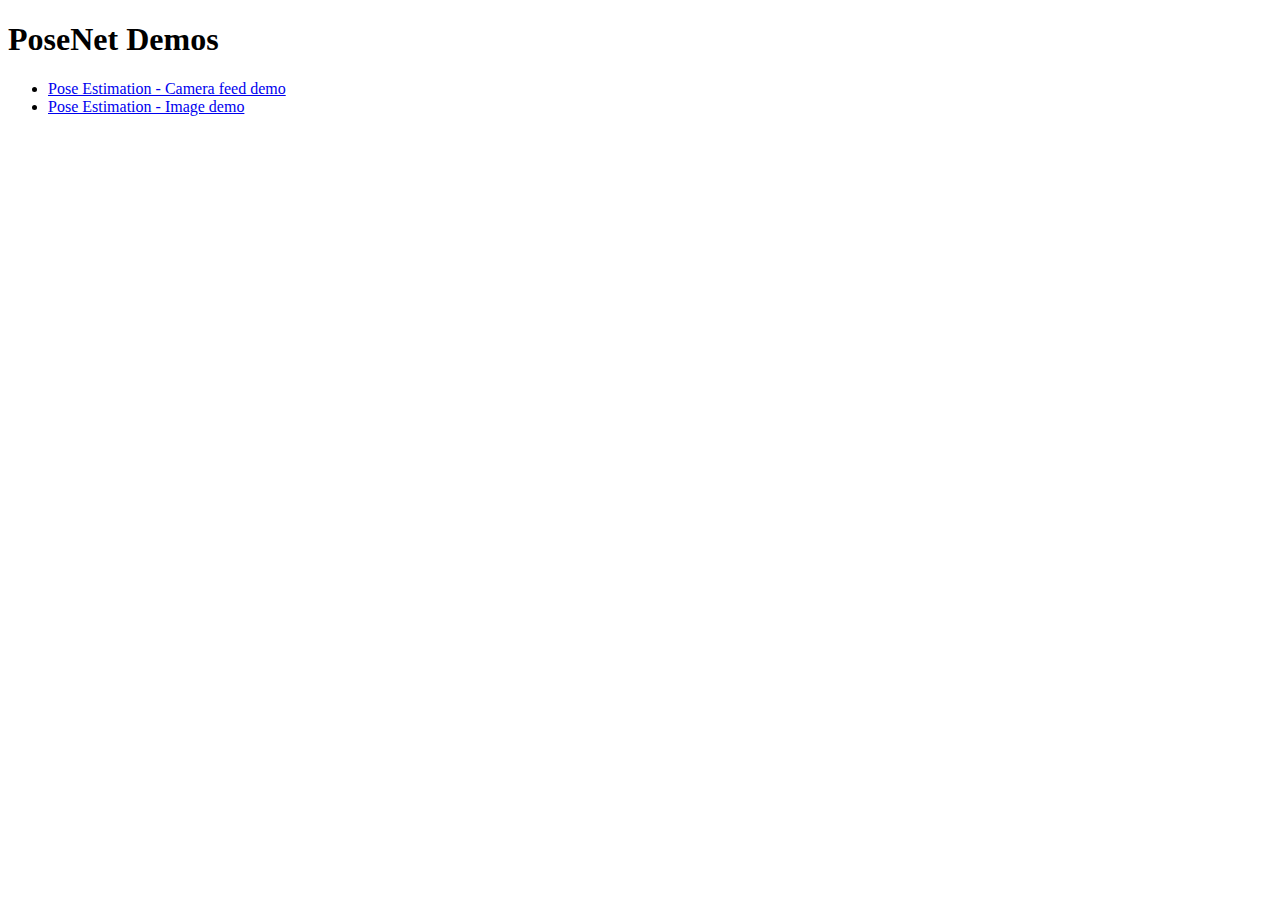
<file: demos/index.html>
<!DOCTYPE html><html><head><title>PoseNet Demos</title></head><body> <h1>PoseNet Demos</h1> <ul> <li><a href="camera.html">Pose Estimation - Camera feed demo</a></li> <li><a href="coco.html">Pose Estimation - Image demo</a></li> </ul> </body></html>
</file>
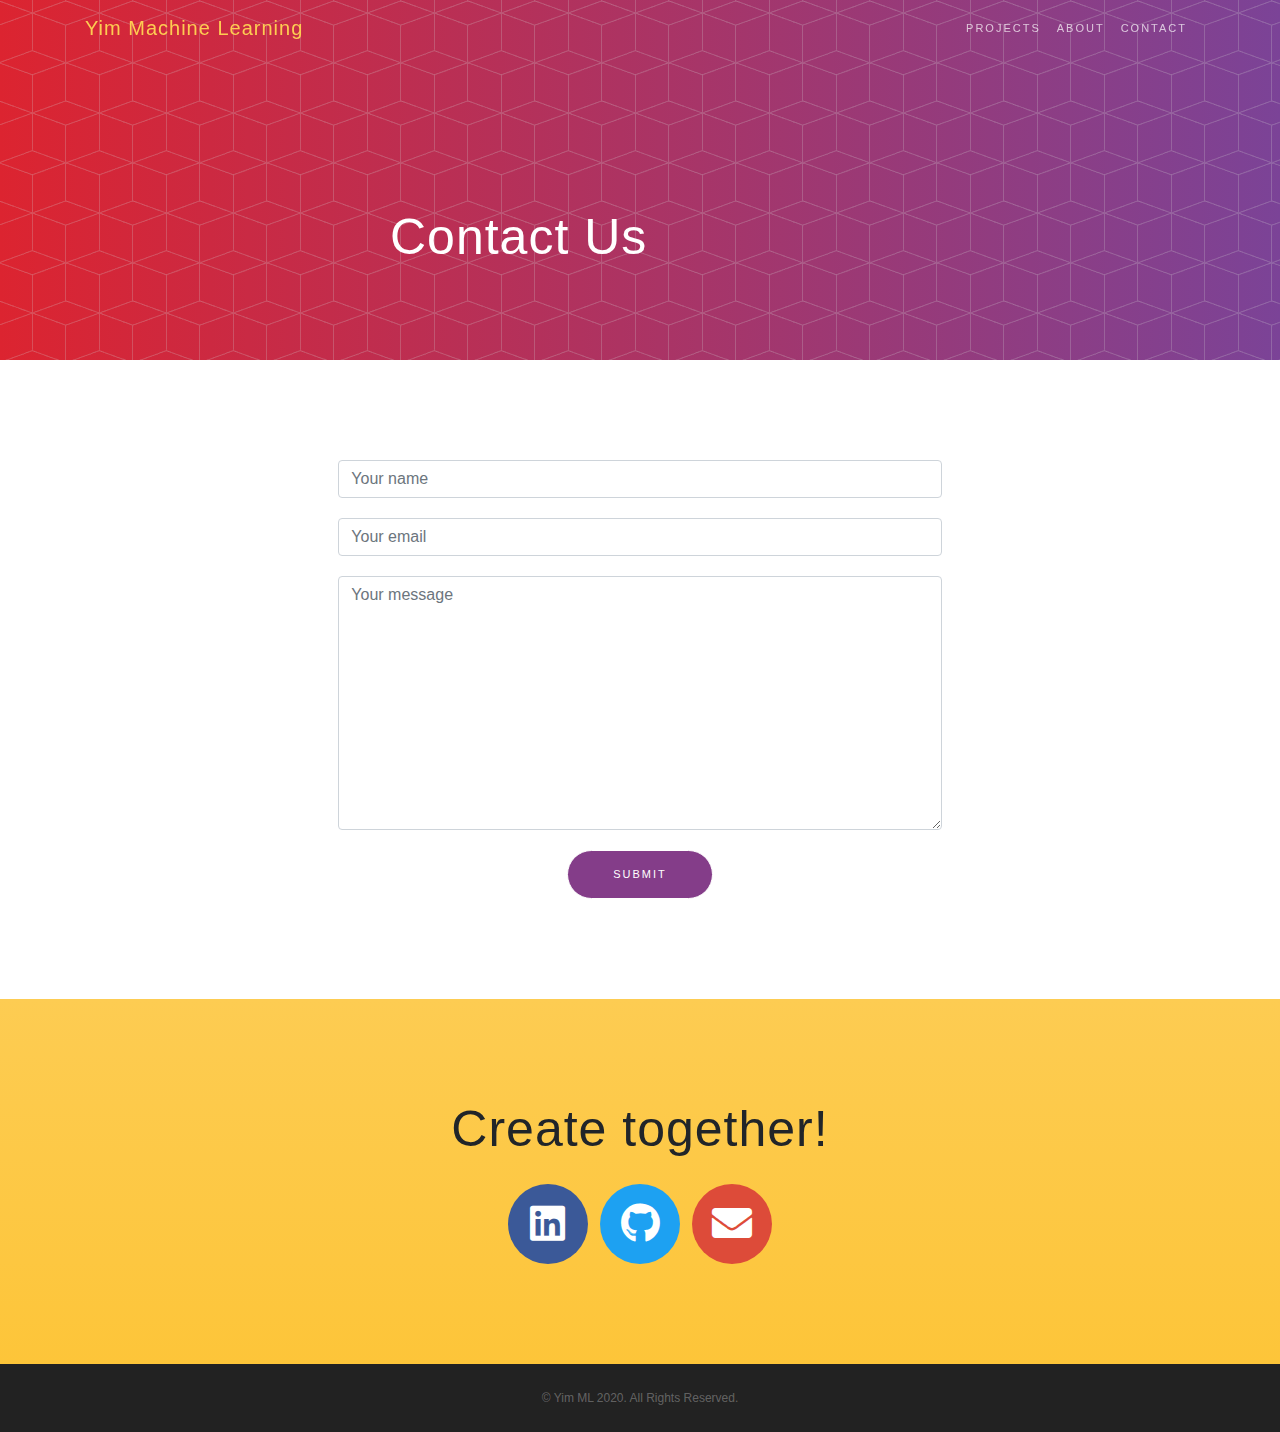
<file: contact.html>
<!DOCTYPE html>
<html lang="en">

<head>

  <meta charset="utf-8">
  <meta name="viewport" content="width=device-width, initial-scale=1, shrink-to-fit=no">
  <meta name="description" content="">
  <meta name="author" content="">

  <title>Yim Machine Learning</title>

  <!-- Bootstrap core CSS -->
  <link rel="stylesheet" type="text/css" href="/static/projects/bootstrap.min.css">

  <!-- Custom fonts for this template -->
  <link href="/static/projects/all_new.min.css" rel="stylesheet">
  <link rel="stylesheet" href="/static/projects/simple-line-icons_new.css">
  <link href="/static/projects/fonts/googleapis_Lato.txt" rel="stylesheet">
  <link href="/static/projects/fonts/googleapis_Catamaran.txt" rel="stylesheet">
  <link href="/static/projects/fonts/googleapis_Multi.txt" rel="stylesheet">

  <!-- Plugin CSS -->
  <link rel="stylesheet" href="/static/projects/device-mockups.min.css">

  <!-- Custom styles for this template -->
  <link href="/static/projects/new-age.min.css" rel="stylesheet">
  <style>

    header.masthead{position:relative;width:100%;padding-top:150px;padding-bottom:100px;color:#fff;background:url(/static/projects/images/bg-pattern.png),#7b4397;background:url(/static/projects/images/bg-pattern.png),linear-gradient(to left,#7b4397,#dc2430)}

  .center_img{
    display: block;
    margin-left: auto;
    margin-right: auto;
    width: 80%;
    margin-bottom:50px;
  }  
    </style>
</head>

<body id="page-top">

  <!-- Navigation -->
  
<nav class="navbar navbar-expand-lg navbar-light fixed-top" id="mainNav">
  <div class="container">
    <a class="navbar-brand js-scroll-trigger" href="/">Yim Machine Learning</a>
    <button class="navbar-toggler navbar-toggler-right" type="button" data-toggle="collapse" data-target="#navbarResponsive" aria-controls="navbarResponsive" aria-expanded="false" aria-label="Toggle navigation">
      Menu
      <i class="fas fa-bars"></i>
    </button>
    <div class="collapse navbar-collapse" id="navbarResponsive">
      <ul class="navbar-nav ml-auto">
        <li class="nav-item">
          <a class="nav-link js-scroll-trigger" href="/projects#projects">Projects</a>
        </li>
        <li class="nav-item">
          <a class="nav-link js-scroll-trigger" href="/projects#about">About</a>
        </li>
        <li class="nav-item">
          <a class="nav-link js-scroll-trigger" href="#contact">Contact</a>
        </li>
      </ul>
    </div>
  </div>
</nav>



<style>
header.masthead{
  min-height:10vh;max-height:40vh;padding-top:18vh;padding-bottom:0;
  }


.features a{
  color:#843d89;
}
</style>

<header class="masthead" >
    <div class="container h-100">
      <div class="row h-100">
        <div class="col-lg-12 my-auto">
          <div class="header-content mx-auto">

    	     <h1 class="mb-5">Contact Us</h1>











          </div>
        </div>





      </div>
    </div>
  </header>

  <section class="features" id="about">
    <div class="container">
      <!-- colors purple#7c4191#843d89 red #dd2039  -->
      <div class="row">
        <div class="offset-lg-1 col-lg-10 ">
          <div class="device ">

          <!-- START BLOCK HERE-->

<style>
    .styled-form label{display:none;}
    .styled-form input,.styled-form textarea{width:100%;}
    .btn{background-color:#843d89}
</style>
<div class='row'>
<div class='col-12 col-sm-8 offset-sm-2 text-center styled-form'>
    <script src='https://www.google.com/recaptcha/api.js'></script>
    <script>
        function onSubmit(token) {
          document.getElementById("demo-form").submit();
        }
      </script>
<form id="demo-form" method="post">
    <input type="hidden" name="csrfmiddlewaretoken" value="Y7H14SphNnFxLnS4JdyU8ZVwN89B1s8KxZxeZdPrKq0cjeMwj4p7tR8w3sXZG7LV">
    <p><label for="id_subject">Subject:</label> <input type="text" name="subject" placeholder="Your name" class="form-control" required id="id_subject"></p>
<p><label for="id_from_email">From email:</label> <input type="text" name="from_email" placeholder="Your email" class="form-control" required id="id_from_email"></p>
<p><label for="id_message">Message:</label> <textarea name="message" cols="40" rows="10" placeholder="Your message" class="form-control" required id="id_message">
</textarea></p>
    
    <div class="form-actions">

      <button class="g-recaptcha btn btn-outline btn-xl" 
        data-sitekey="6Lf0BdoZAAAAAJYofvPj-9ecUIc_bZzoKQZaZUlB" 
        data-callback='onSubmit' 
        data-action='submit'>Submit</button>
    </div>
</form>
</div>
</div>               
          <!-- ENDBLOCK -->
          </div>
        </div>
	      



      </div>
    </div>
  </section>






  <section class="contact bg-primary" id="contact">
    <div class="container">
      <h2>Create together!</h2>
      <ul class="list-inline list-social">
        <li class="list-inline-item social-facebook">
          <a href="https://www.linkedin.com/in/yimeric/">
            <i class="fab fa-linkedin"></i>
          </a>
        </li>
        <li class="list-inline-item social-twitter">
          <a href="https://github.com/eric-yim/">
            <i class="fab fa-github"></i>
          </a>
        </li>
        <li class="list-inline-item social-google-plus">
          <a href="/contact/">
            <i class="fa fa-envelope"></i>
          </a>
        </li>
      </ul>
    </div>
  </section>

  <footer>
    <div class="container">
      <p>&copy; Yim ML 2020. All Rights Reserved.</p>
      <ul class="list-inline">
        <!-- <li class="list-inline-item">-->
          <!--<a href="#">Privacy</a>-->
        <!--</li> -->

      </ul>
    </div>
  </footer>

  <!-- Bootstrap core JavaScript -->
  <script src="/static/projects/jquery.min.js"></script>
  <script src="/static/projects/bootstrap.bundle.min.js"></script>

  <!-- Plugin JavaScript -->
  <script src="/static/projects/jquery.easing.min.js"></script>

  <!-- Custom scripts for this template -->
  <script src="/static/projects/new-age.min.js"></script>

</body>

</html>
</file>
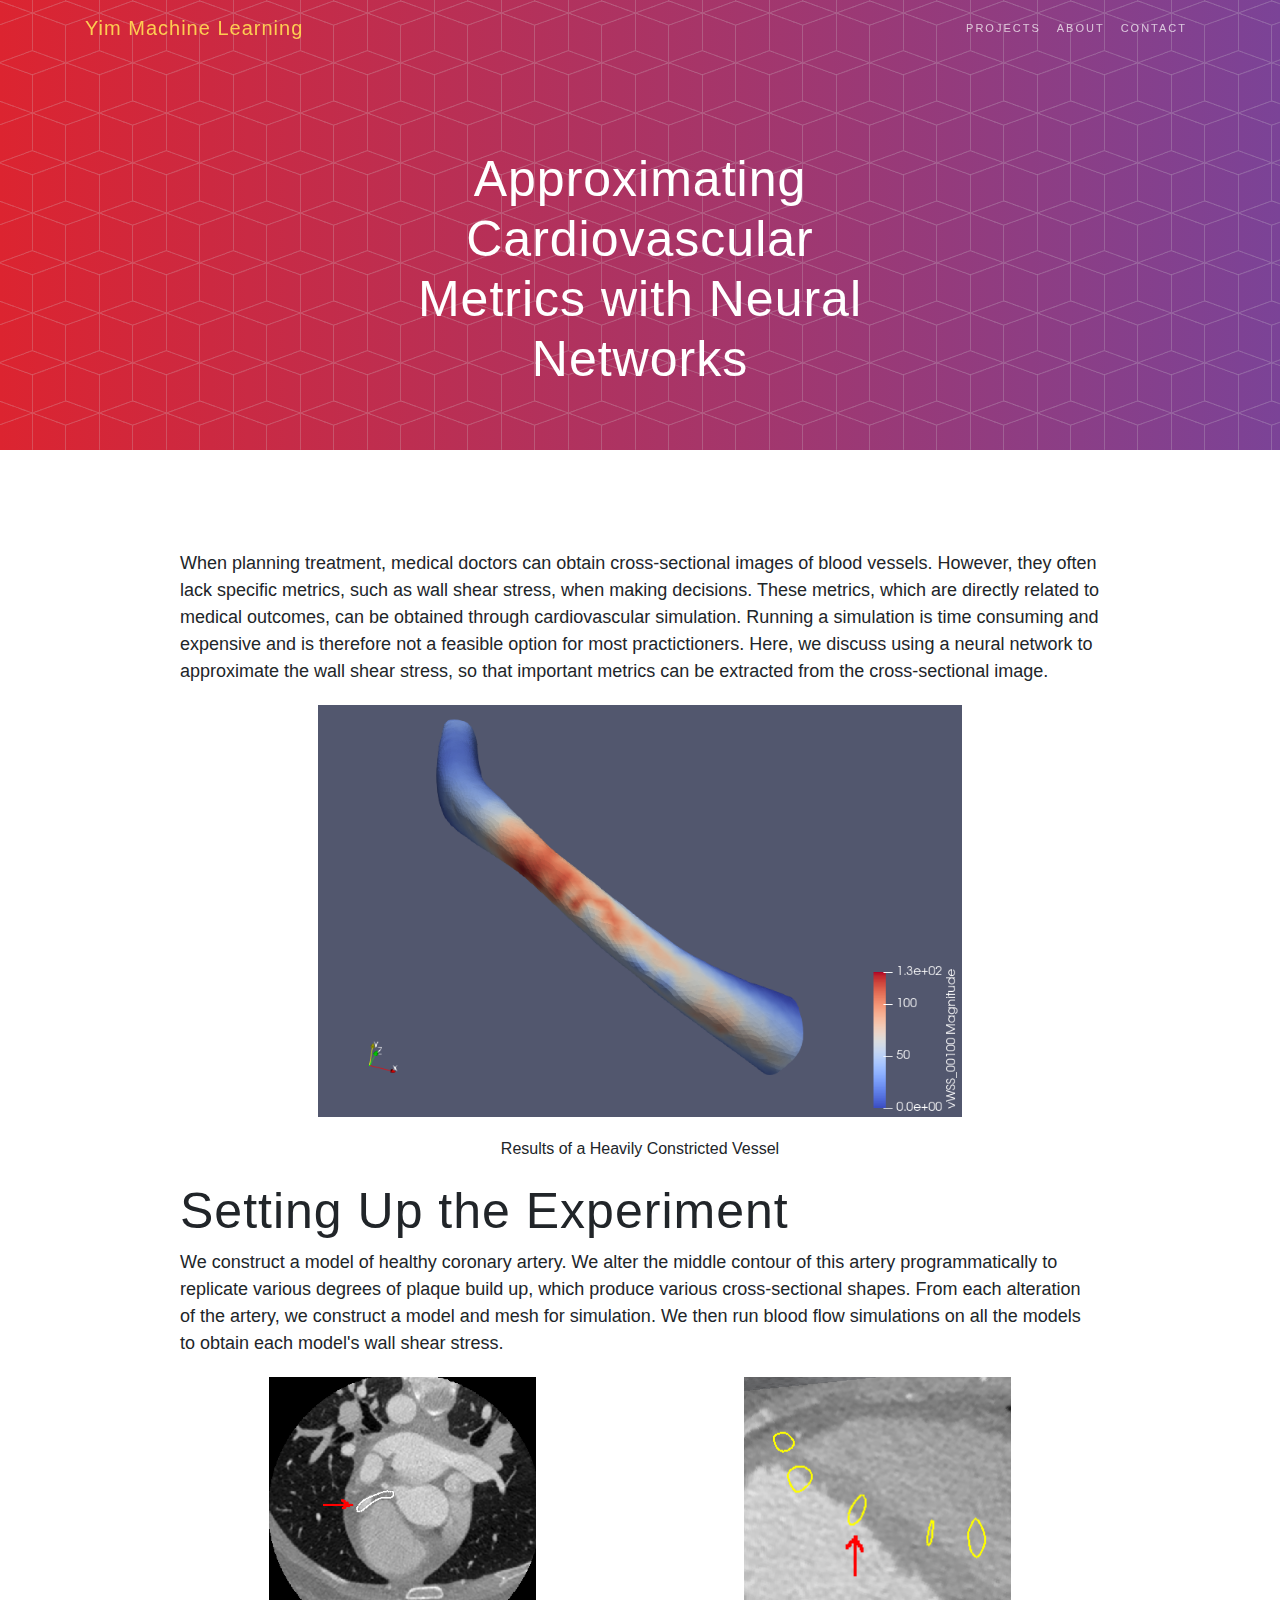
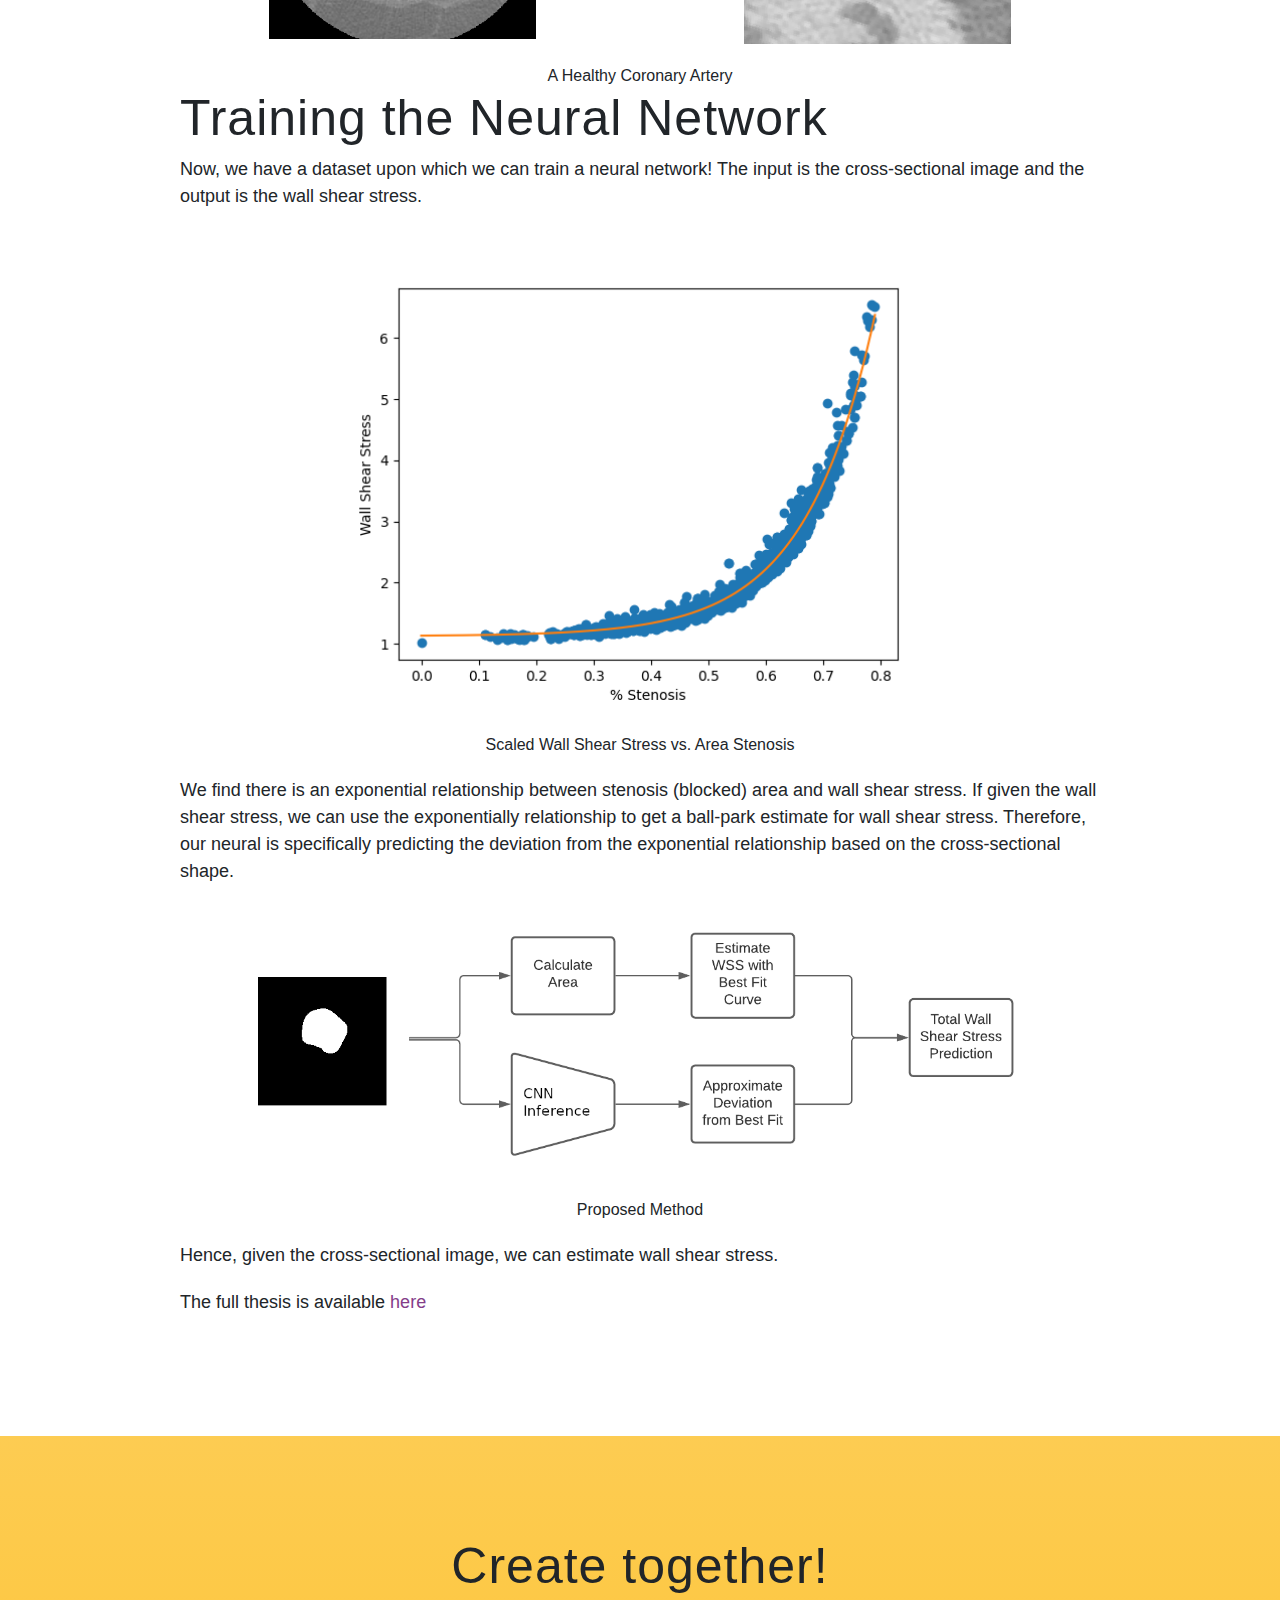
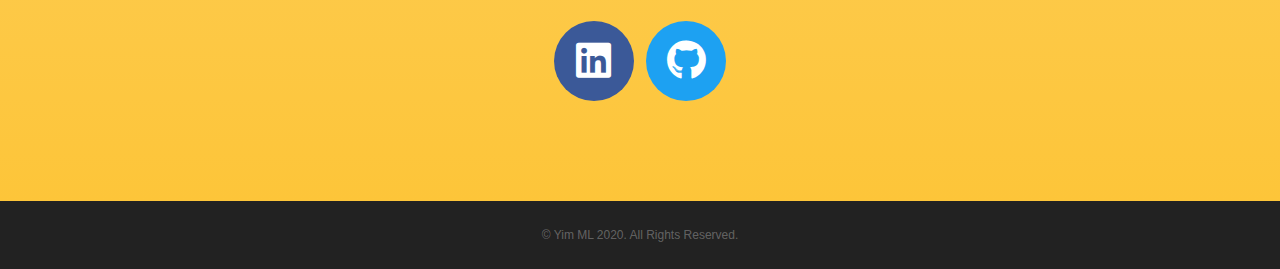
<file: projects/automating-cardiovascular-simulation.html>
<!DOCTYPE html>
<html lang="en">

<head>

  <meta charset="utf-8">
  <meta name="viewport" content="width=device-width, initial-scale=1, shrink-to-fit=no">
  <meta name="description" content="">
  <meta name="author" content="">

  <title>Yim Machine Learning</title>

  <!-- Bootstrap core CSS -->
  <link rel="stylesheet" type="text/css" href="/static/projects/bootstrap.min.css">

  <!-- Custom fonts for this template -->
  <link href="/static/projects/all_new.min.css" rel="stylesheet">
  <link rel="stylesheet" href="/static/projects/simple-line-icons_new.css">
  <link href="/static/projects/fonts/googleapis_Lato.txt" rel="stylesheet">
  <link href="/static/projects/fonts/googleapis_Catamaran.txt" rel="stylesheet">
  <link href="/static/projects/fonts/googleapis_Multi.txt" rel="stylesheet">

  <!-- Plugin CSS -->
  <link rel="stylesheet" href="/static/projects/device-mockups.min.css">

  <!-- Custom styles for this template -->
  <link href="/static/projects/new-age.min.css" rel="stylesheet">
  <style>

    header.masthead{position:relative;width:100%;padding-top:150px;padding-bottom:100px;color:#fff;background:url(/static/projects/images/bg-pattern.png),#7b4397;background:url(/static/projects/images/bg-pattern.png),linear-gradient(to left,#7b4397,#dc2430)}

  .center_img{
    display: block;
    margin-left: auto;
    margin-right: auto;
    width: 80%;
    margin-bottom:50px;
  }  
    </style>
</head>

<body id="page-top">

  <!-- Navigation -->
  
<nav class="navbar navbar-expand-lg navbar-light fixed-top" id="mainNav">
  <div class="container">
    <a class="navbar-brand js-scroll-trigger" href="/">Yim Machine Learning</a>
    <button class="navbar-toggler navbar-toggler-right" type="button" data-toggle="collapse" data-target="#navbarResponsive" aria-controls="navbarResponsive" aria-expanded="false" aria-label="Toggle navigation">
      Menu
      <i class="fas fa-bars"></i>
    </button>
    <div class="collapse navbar-collapse" id="navbarResponsive">
      <ul class="navbar-nav ml-auto">
        <li class="nav-item">
          <a class="nav-link js-scroll-trigger" href="/#projects">Projects</a>
        </li>
        <li class="nav-item">
          <a class="nav-link js-scroll-trigger" href="/#about">About</a>
        </li>
        <li class="nav-item">
          <a class="nav-link js-scroll-trigger" href="/#contact">Contact</a>
        </li>
      </ul>
    </div>
  </div>
</nav>



<style>
header.masthead{
  min-height:10vh;max-height:50vh;padding-top:15vh;padding-bottom:0;
  }


.features a{
  color:#843d89;
}
</style>

<header class="masthead" >
    <div class="container h-100">
      <div class="row h-100">
        <div class="col-lg-12 my-auto">
          <div class="header-content mx-auto">
          
            <h1 class="mb-5 text-center">Approximating Cardiovascular Metrics with Neural Networks</h1>
          
          </div>
        </div>

      </div>
    </div>
  </header>

  <section class="features" id="about">
    <div class="container">
      <!-- colors purple#7c4191#843d89 red #dd2039  -->
      <div class="row">
        <div class="offset-lg-1 col-lg-10 ">
          <div class="device ">

          <!-- START BLOCK HERE-->
          
            <style>
.center_img{
    display: block;
    margin-left: auto;
    margin-right: auto;
    width: 30%;
    margin-bottom:20px;
  }  
</style>
          <p>When planning treatment, medical doctors can obtain cross-sectional images of blood vessels. However, they often lack specific metrics, such as wall shear stress, when making decisions. These metrics, which are directly related to medical outcomes, can be obtained through cardiovascular simulation. Running a simulation is time consuming and expensive and is therefore not a feasible option for most practictioners. Here, we discuss using a neural network to approximate the wall shear stress, so that important metrics can be extracted from the cross-sectional image.
          </p>
<div style="text-align:center;margin-bottom:20px">
<img class='center_img' style='width:70%' src="/static/projects/images/sample_wss.png">
<figcaption style="text-align:center;">Results of a Heavily Constricted Vessel</figcaption>
</div>
<h2>Setting Up the Experiment</h2>
<p>
We construct a model of healthy coronary artery. We alter the middle contour of this artery programmatically to replicate various degrees of plaque build up, which produce various cross-sectional shapes. From each alteration of the artery, we construct a model and mesh for simulation. We then run blood flow simulations on all the models to obtain each model's wall shear stress.</p>

<div class='row'>
  <div class='col-6'>
  <img src="/static/projects/images/sv-image1.png" class="center_img" style="width:60%;">

  </div>
  <div class='col-6'>
  <img src="/static/projects/images/sv-image2.png" class="center_img" style="width:60%;">
  </div>
  <div class='col-12'>
  <figcaption style="text-align:center;">A Healthy Coronary Artery</figcaption></div>
</div>


<h2>Training the Neural Network</h2>
<p>Now, we have a dataset upon which we can train a neural network! The input is the cross-sectional image and the output is the wall shear stress.</p>


<div style="text-align:center;margin-bottom:20px">
<img  class="center_img" style="width:70%" src="/static/projects/images/wss_best_fit.png">
<figcaption style="text-align:center;">Scaled Wall Shear Stress vs. Area Stenosis</figcaption>
</div>

<p>We find there is an exponential relationship between stenosis (blocked) area and wall shear stress. If given the wall shear stress, we can use the exponentially relationship to get a ball-park estimate for wall shear stress. Therefore, our neural is specifically predicting the deviation from the exponential relationship based on the cross-sectional shape.</p>

<div style="text-align:center;margin-bottom:20px">
<img class="center_img" style="width:90%" src="/static/projects/images/sv-flowchart.png">
<figcaption style="text-align:center;">Proposed Method</figcaption>
</div>
          
<p>Hence, given the cross-sectional image, we can estimate wall shear stress.</p>


<p>The full thesis is available <a href="https://zenodo.org/record/4748258#.YK_mx3VKiis">here</a>
          

                  
          <!-- ENDBLOCK -->
          </div>
        </div>
	      



      </div>
    </div>
  </section>






  <section class="contact bg-primary" id="contact">
    <div class="container">
      <h2>Create together!</h2>
      <ul class="list-inline list-social">
        <li class="list-inline-item social-facebook">
          <a href="https://www.linkedin.com/in/yimeric/">
            <i class="fab fa-linkedin"></i>
          </a>
        </li>
        <li class="list-inline-item social-twitter">
          <a href="https://github.com/eric-yim/">
            <i class="fab fa-github"></i>
          </a>
        </li>
        <!--
        <li class="list-inline-item social-google-plus">
          <a href="/contact/">
            <i class="fa fa-envelope"></i>
          </a>
        </li>
        -->
      </ul>
    </div>
  </section>

  <footer>
    <div class="container">
      <p>&copy; Yim ML 2020. All Rights Reserved.</p>
      <ul class="list-inline">
        <!-- <li class="list-inline-item">-->
          <!--<a href="#">Privacy</a>-->
        <!--</li> -->

      </ul>
    </div>
  </footer>

  <!-- Bootstrap core JavaScript -->
  <script src="/static/projects/jquery.min.js"></script>
  <script src="/static/projects/bootstrap.bundle.min.js"></script>

  <!-- Plugin JavaScript -->
  <script src="/static/projects/jquery.easing.min.js"></script>

  <!-- Custom scripts for this template -->
  <script src="/static/projects/new-age.min.js"></script>

</body>

</html>
</file>
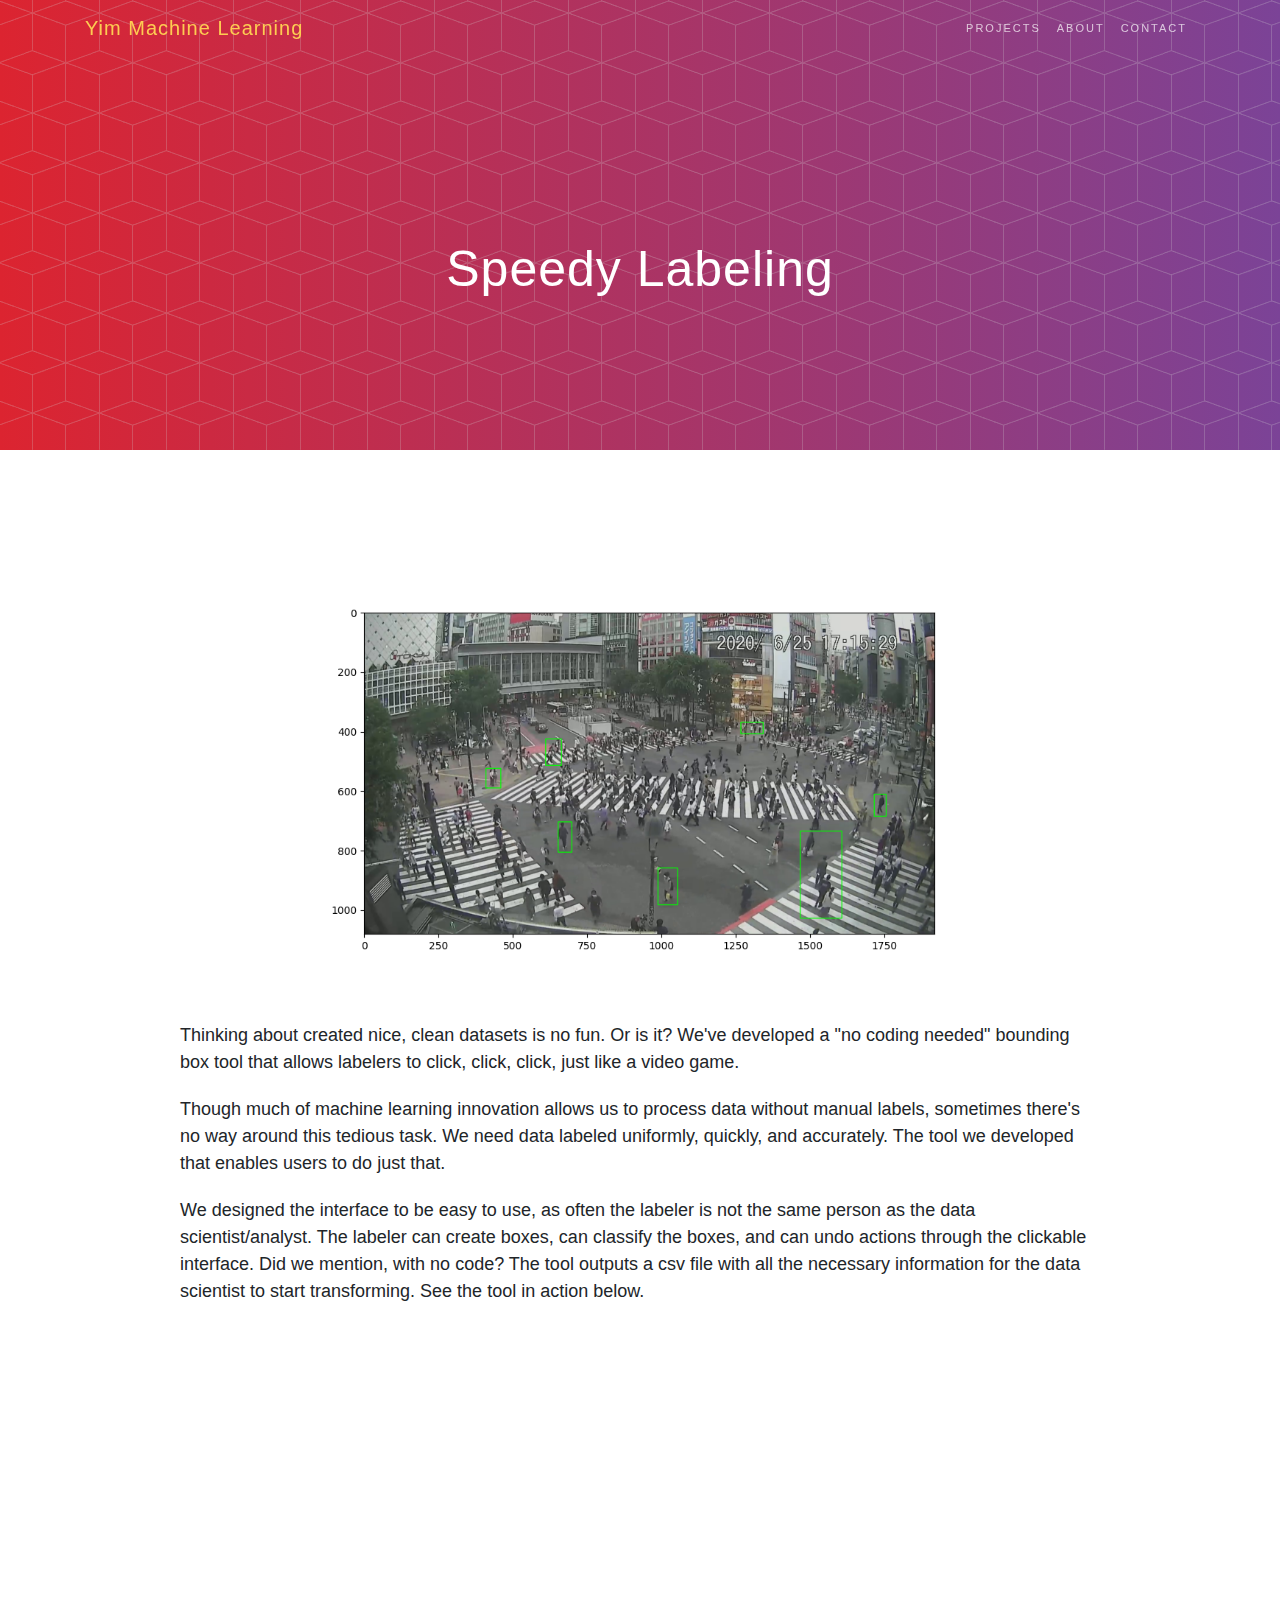
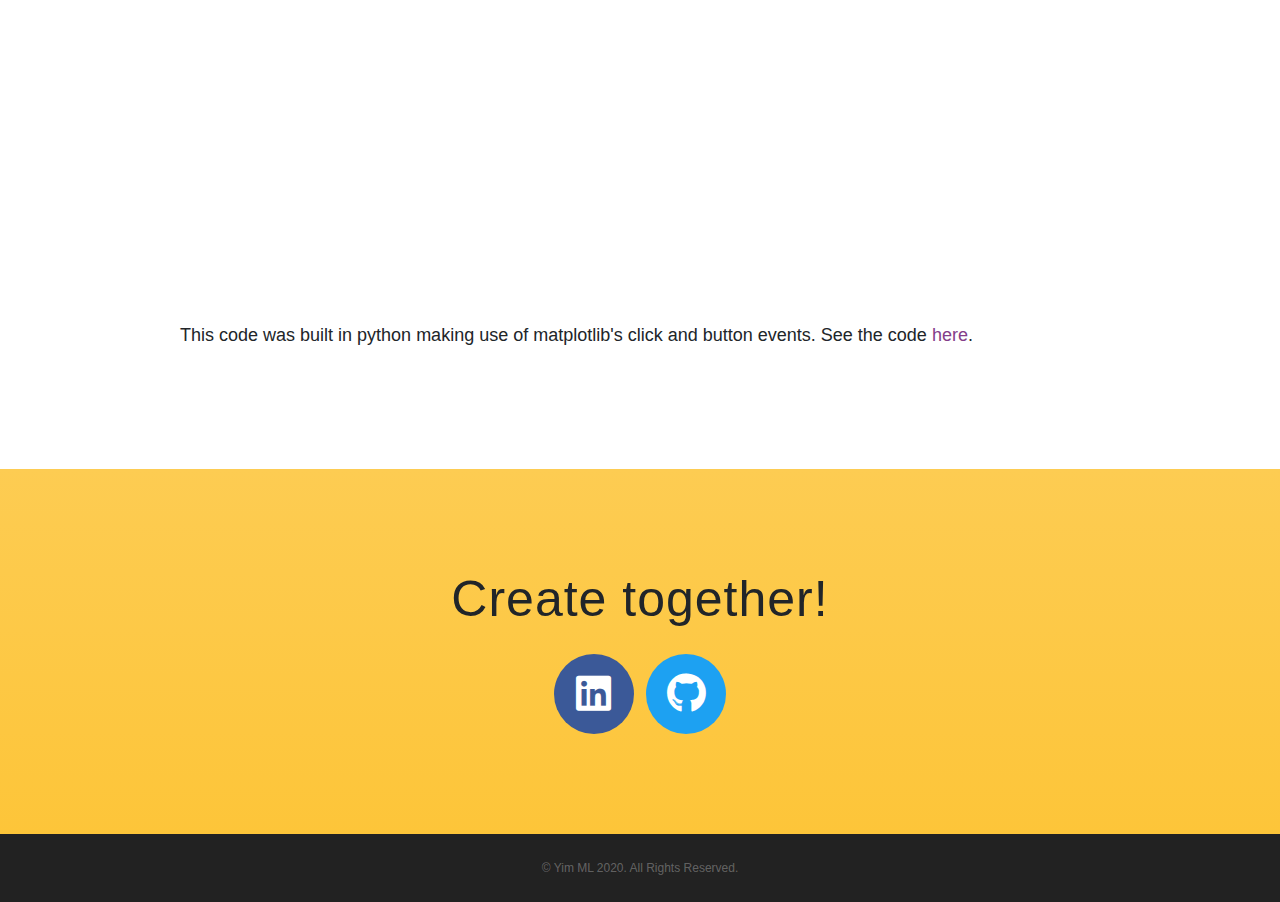
<file: projects/expedited-dataset-labeling.html>
<!DOCTYPE html>
<html lang="en">

<head>

  <meta charset="utf-8">
  <meta name="viewport" content="width=device-width, initial-scale=1, shrink-to-fit=no">
  <meta name="description" content="">
  <meta name="author" content="">

  <title>Yim Machine Learning</title>

  <!-- Bootstrap core CSS -->
  <link rel="stylesheet" type="text/css" href="/static/projects/bootstrap.min.css">

  <!-- Custom fonts for this template -->
  <link href="/static/projects/all_new.min.css" rel="stylesheet">
  <link rel="stylesheet" href="/static/projects/simple-line-icons_new.css">
  <link href="/static/projects/fonts/googleapis_Lato.txt" rel="stylesheet">
  <link href="/static/projects/fonts/googleapis_Catamaran.txt" rel="stylesheet">
  <link href="/static/projects/fonts/googleapis_Multi.txt" rel="stylesheet">

  <!-- Plugin CSS -->
  <link rel="stylesheet" href="/static/projects/device-mockups.min.css">

  <!-- Custom styles for this template -->
  <link href="/static/projects/new-age.min.css" rel="stylesheet">
  <style>

    header.masthead{position:relative;width:100%;padding-top:150px;padding-bottom:100px;color:#fff;background:url(/static/projects/images/bg-pattern.png),#7b4397;background:url(/static/projects/images/bg-pattern.png),linear-gradient(to left,#7b4397,#dc2430)}

  .center_img{
    display: block;
    margin-left: auto;
    margin-right: auto;
    width: 80%;
    margin-bottom:50px;
  }  
    </style>
</head>

<body id="page-top">

  <!-- Navigation -->
  
<nav class="navbar navbar-expand-lg navbar-light fixed-top" id="mainNav">
  <div class="container">
    <a class="navbar-brand js-scroll-trigger" href="/">Yim Machine Learning</a>
    <button class="navbar-toggler navbar-toggler-right" type="button" data-toggle="collapse" data-target="#navbarResponsive" aria-controls="navbarResponsive" aria-expanded="false" aria-label="Toggle navigation">
      Menu
      <i class="fas fa-bars"></i>
    </button>
    <div class="collapse navbar-collapse" id="navbarResponsive">
      <ul class="navbar-nav ml-auto">
        <li class="nav-item">
          <a class="nav-link js-scroll-trigger" href="/#projects">Projects</a>
        </li>
        <li class="nav-item">
          <a class="nav-link js-scroll-trigger" href="/#about">About</a>
        </li>
        <li class="nav-item">
          <a class="nav-link js-scroll-trigger" href="/#contact">Contact</a>
        </li>
      </ul>
    </div>
  </div>
</nav>



<style>
header.masthead{
  min-height:10vh;max-height:50vh;padding-top:15vh;padding-bottom:0;
  }


.features a{
  color:#843d89;
}
</style>

<header class="masthead" >
    <div class="container h-100">
      <div class="row h-100">
        <div class="col-lg-12 my-auto">
          <div class="header-content mx-auto">
          
            <h1 class="mb-5 text-center">Speedy Labeling</h1>
          
          </div>
        </div>

      </div>
    </div>
  </header>

  <section class="features" id="about">
    <div class="container">
      <!-- colors purple#7c4191#843d89 red #dd2039  -->
      <div class="row">
        <div class="offset-lg-1 col-lg-10 ">
          <div class="device ">

          <!-- START BLOCK HERE-->
          
            <style>
           .video-container { position: relative; padding-bottom: 56.25%; padding-top: 30px; height: 0; overflow: hidden; margin-bottom:50px; }
           .video-container iframe, .video-container object, .video-container embed { position: absolute; top: 0; left: 0; width: 100%; height: 100%;}
         </style>
          <img src="/static/projects/images/bb01.png" class="img-fluid center_img" alt="" style='margin-bottom:30px'>
          <p>Thinking about created nice, clean datasets is no fun. Or is it? We've developed a "no coding needed" bounding box tool that allows labelers to click, click, click, just like a video game.</p>
          <p>Though much of machine learning innovation allows us to process data without manual labels, sometimes there's no way around this tedious task. We need data labeled uniformly, quickly, and accurately. The tool we developed that enables users to do just that.</p>
          
          <p>
          We designed the interface to be easy to use, as often the labeler is not the same person as the data scientist/analyst. The labeler can create boxes, can classify the boxes, and can undo actions through the clickable interface. Did we mention, with no code? The tool outputs a csv file with all the necessary information for the data scientist to start transforming. See the tool in action below.
          </p>
          <div class="video-container">
          <iframe src="https://www.youtube.com/embed/wLpGb3oGnmc?rel=0" frameborder="0" allow="accelerometer; autoplay; encrypted-media; gyroscope; picture-in-picture" allowfullscreen></iframe>
        </div>
       
        
          <p>This code was built in python making use of matplotlib's click and button events. See the code <a href="https://github.com/eric-yim/bounding_box_labeling">here</a>.</p>
          

                  
          <!-- ENDBLOCK -->
          </div>
        </div>
	      



      </div>
    </div>
  </section>






  <section class="contact bg-primary" id="contact">
    <div class="container">
      <h2>Create together!</h2>
      <ul class="list-inline list-social">
        <li class="list-inline-item social-facebook">
          <a href="https://www.linkedin.com/in/yimeric/">
            <i class="fab fa-linkedin"></i>
          </a>
        </li>
        <li class="list-inline-item social-twitter">
          <a href="https://github.com/eric-yim/">
            <i class="fab fa-github"></i>
          </a>
        </li>
        <!--
        <li class="list-inline-item social-google-plus">
          <a href="/contact/">
            <i class="fa fa-envelope"></i>
          </a>
        </li>
        -->
      </ul>
    </div>
  </section>

  <footer>
    <div class="container">
      <p>&copy; Yim ML 2020. All Rights Reserved.</p>
      <ul class="list-inline">
        <!-- <li class="list-inline-item">-->
          <!--<a href="#">Privacy</a>-->
        <!--</li> -->

      </ul>
    </div>
  </footer>

  <!-- Bootstrap core JavaScript -->
  <script src="/static/projects/jquery.min.js"></script>
  <script src="/static/projects/bootstrap.bundle.min.js"></script>

  <!-- Plugin JavaScript -->
  <script src="/static/projects/jquery.easing.min.js"></script>

  <!-- Custom scripts for this template -->
  <script src="/static/projects/new-age.min.js"></script>

</body>

</html>
</file>
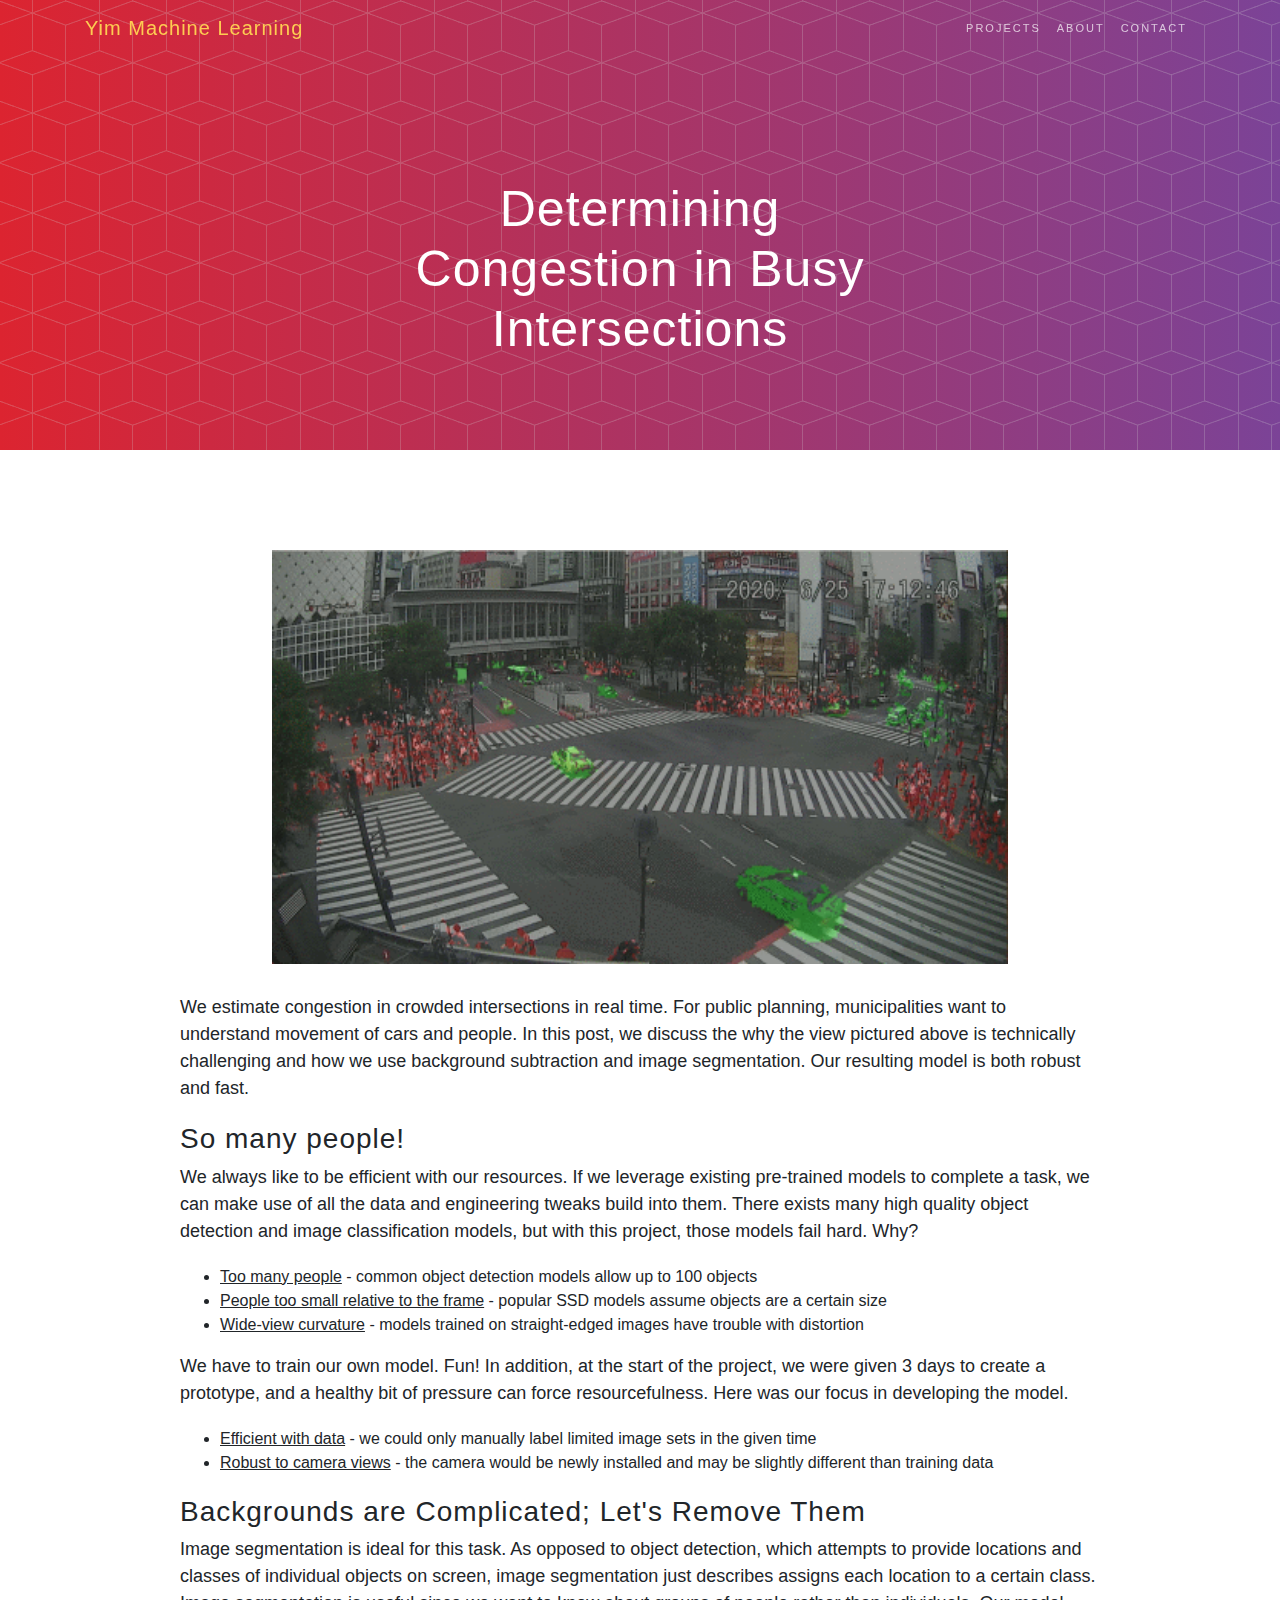
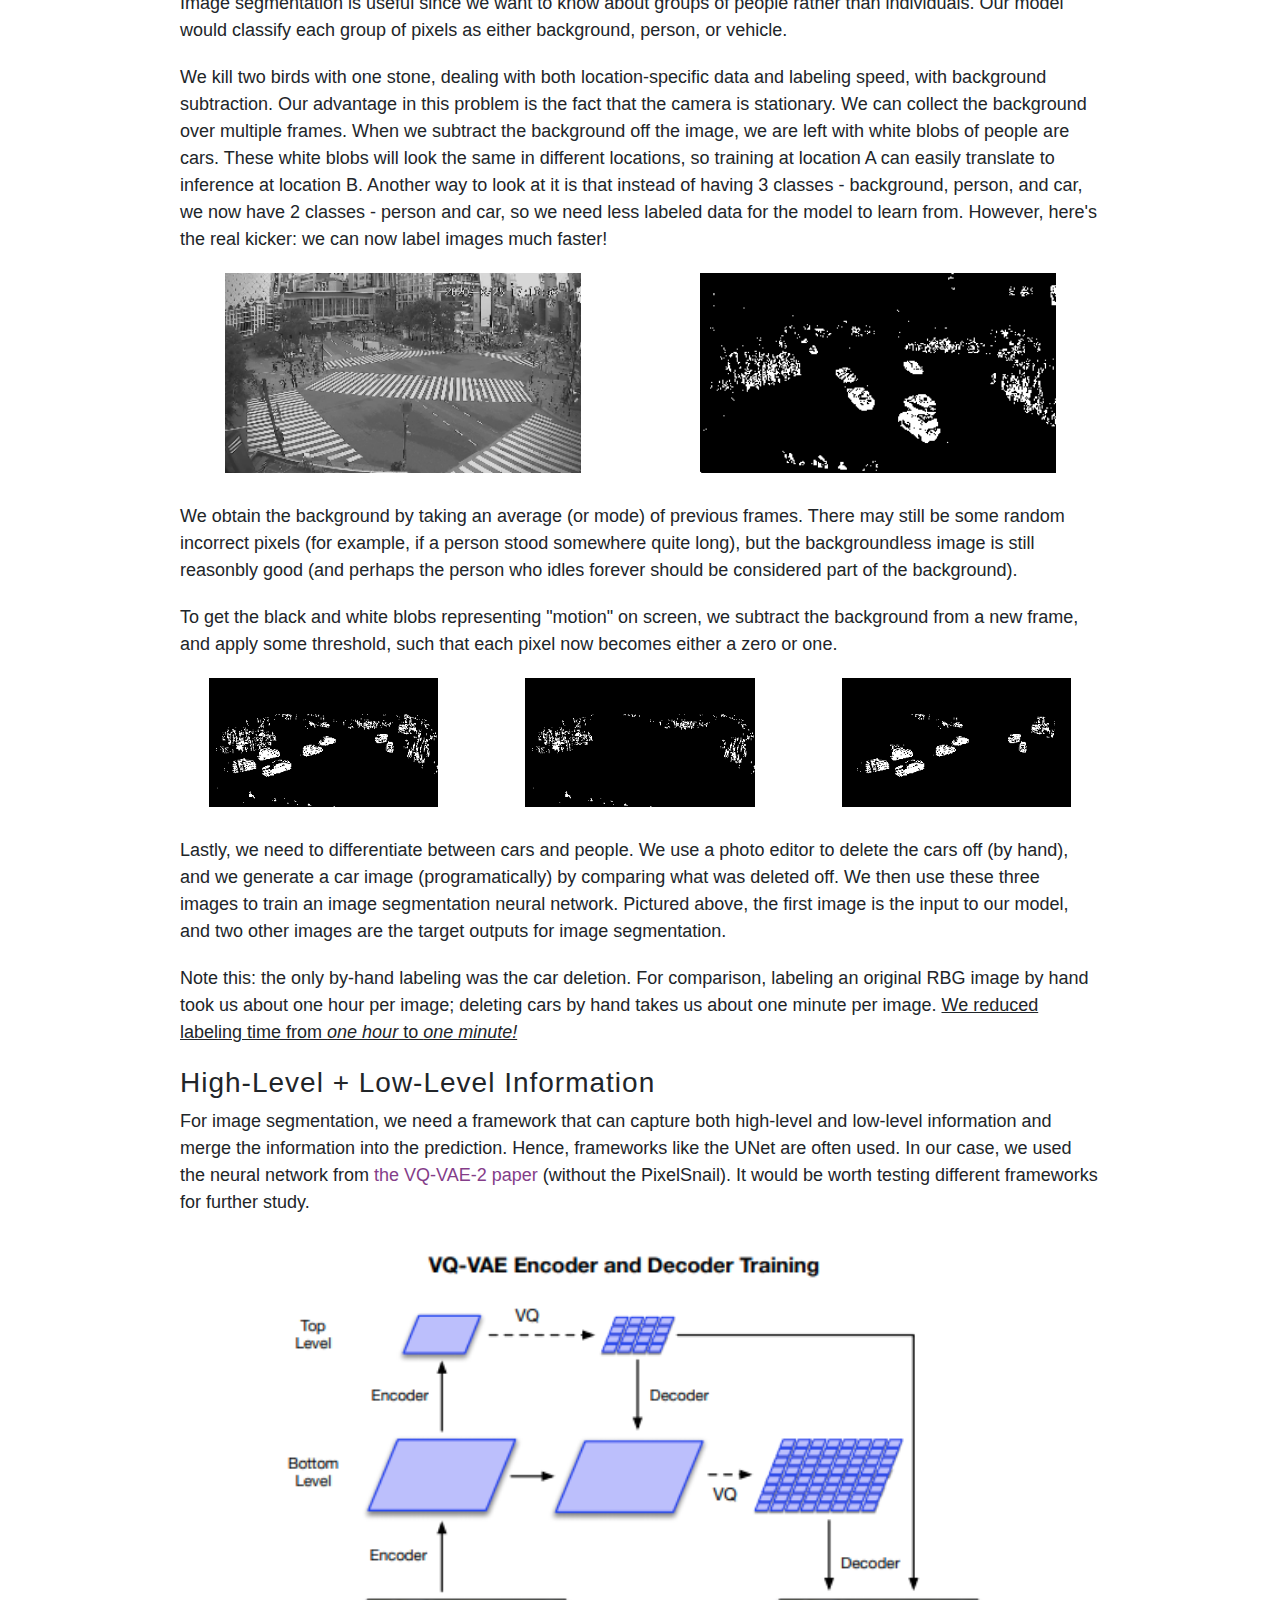
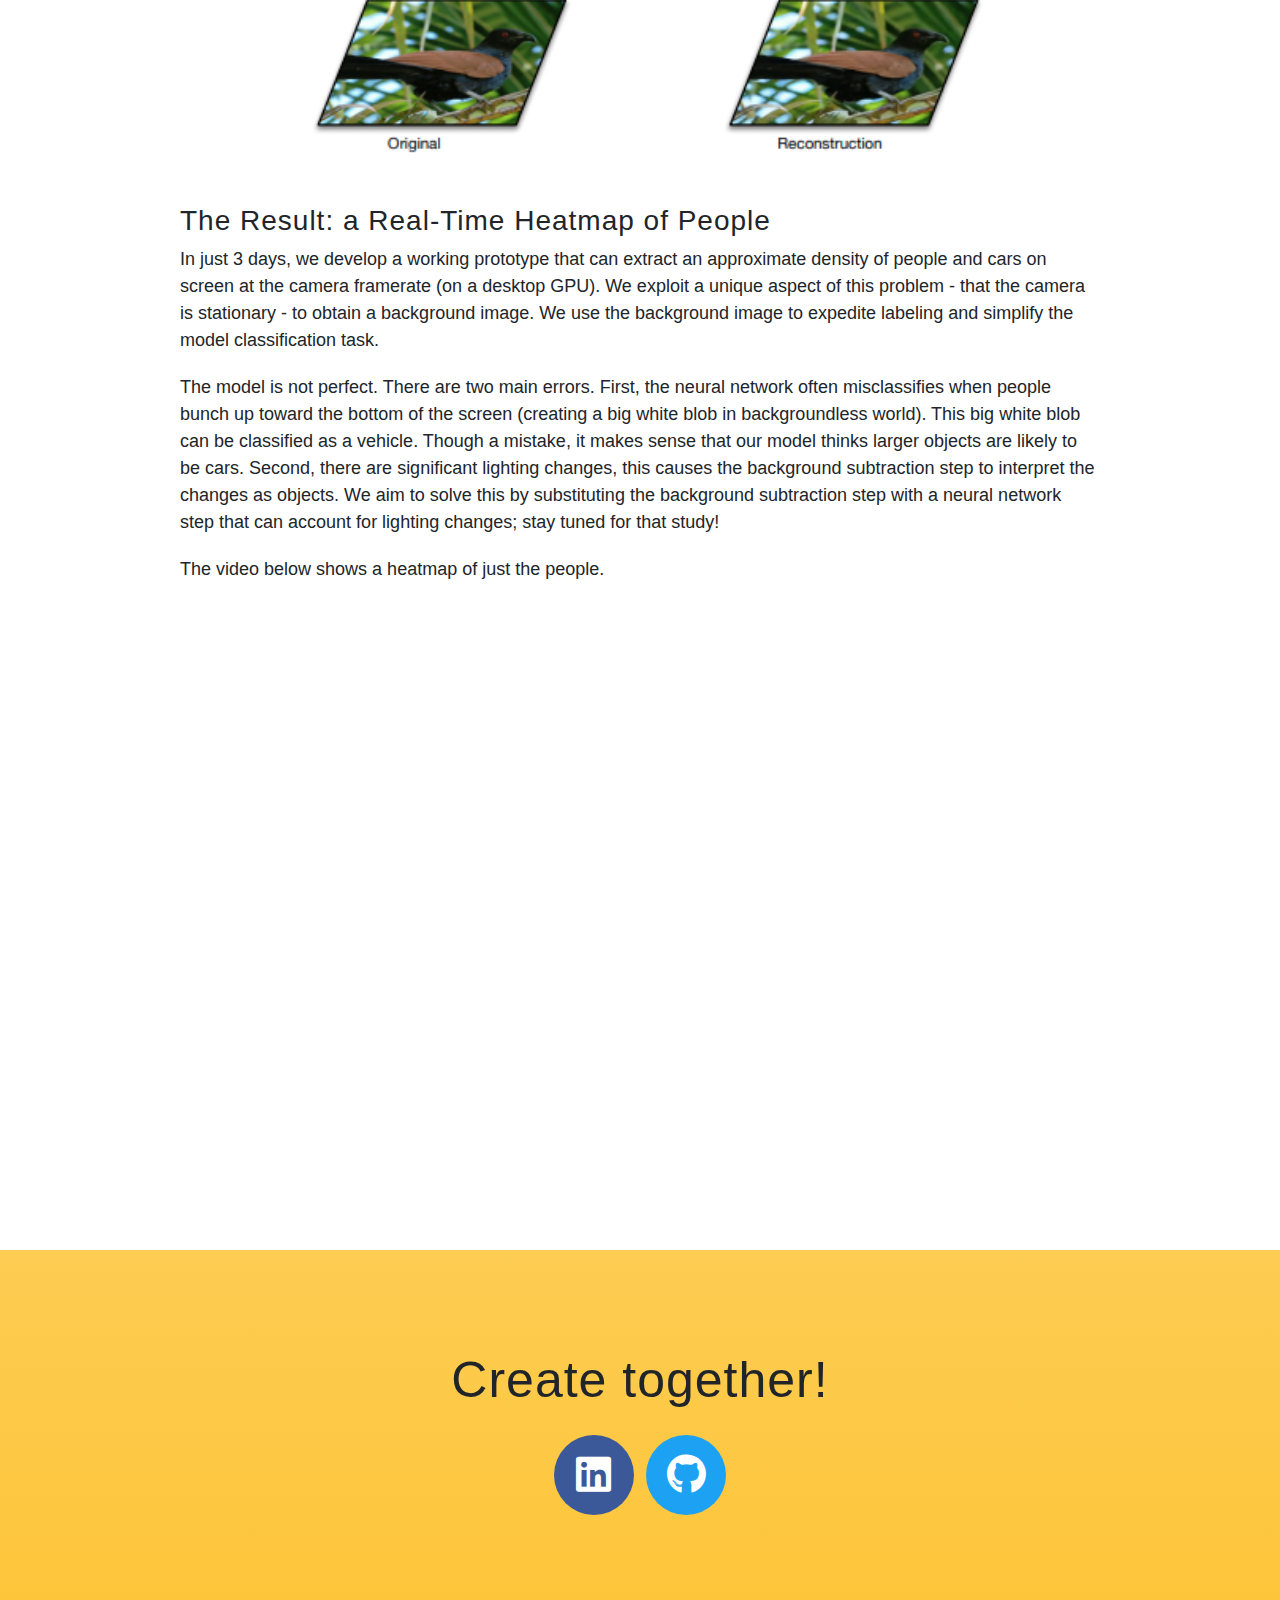
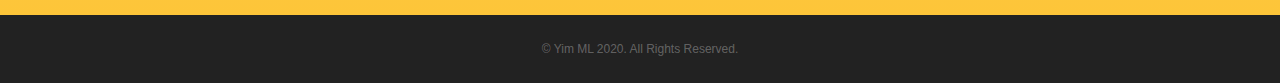
<file: projects/traffic-image-segmentation.html>
<!DOCTYPE html>
<html lang="en">

<head>

  <meta charset="utf-8">
  <meta name="viewport" content="width=device-width, initial-scale=1, shrink-to-fit=no">
  <meta name="description" content="">
  <meta name="author" content="">

  <title>Yim Machine Learning</title>

  <!-- Bootstrap core CSS -->
  <link rel="stylesheet" type="text/css" href="/static/projects/bootstrap.min.css">

  <!-- Custom fonts for this template -->
  <link href="/static/projects/all_new.min.css" rel="stylesheet">
  <link rel="stylesheet" href="/static/projects/simple-line-icons_new.css">
  <link href="/static/projects/fonts/googleapis_Lato.txt" rel="stylesheet">
  <link href="/static/projects/fonts/googleapis_Catamaran.txt" rel="stylesheet">
  <link href="/static/projects/fonts/googleapis_Multi.txt" rel="stylesheet">

  <!-- Plugin CSS -->
  <link rel="stylesheet" href="/static/projects/device-mockups.min.css">

  <!-- Custom styles for this template -->
  <link href="/static/projects/new-age.min.css" rel="stylesheet">
  <style>

    header.masthead{position:relative;width:100%;padding-top:150px;padding-bottom:100px;color:#fff;background:url(/static/projects/images/bg-pattern.png),#7b4397;background:url(/static/projects/images/bg-pattern.png),linear-gradient(to left,#7b4397,#dc2430)}

  .center_img{
    display: block;
    margin-left: auto;
    margin-right: auto;
    width: 80%;
    margin-bottom:50px;
  }  
    </style>
</head>

<body id="page-top">

  <!-- Navigation -->
  
<nav class="navbar navbar-expand-lg navbar-light fixed-top" id="mainNav">
  <div class="container">
    <a class="navbar-brand js-scroll-trigger" href="/">Yim Machine Learning</a>
    <button class="navbar-toggler navbar-toggler-right" type="button" data-toggle="collapse" data-target="#navbarResponsive" aria-controls="navbarResponsive" aria-expanded="false" aria-label="Toggle navigation">
      Menu
      <i class="fas fa-bars"></i>
    </button>
    <div class="collapse navbar-collapse" id="navbarResponsive">
      <ul class="navbar-nav ml-auto">
        <li class="nav-item">
          <a class="nav-link js-scroll-trigger" href="/#projects">Projects</a>
        </li>
        <li class="nav-item">
          <a class="nav-link js-scroll-trigger" href="/#about">About</a>
        </li>
        <li class="nav-item">
          <a class="nav-link js-scroll-trigger" href="/#contact">Contact</a>
        </li>
      </ul>
    </div>
  </div>
</nav>



<style>
header.masthead{
  min-height:10vh;max-height:50vh;padding-top:15vh;padding-bottom:0;
  }


.features a{
  color:#843d89;
}
</style>

<header class="masthead" >
    <div class="container h-100">
      <div class="row h-100">
        <div class="col-lg-12 my-auto">
          <div class="header-content mx-auto">
          
            <h1 class="mb-5 text-center">Determining Congestion in Busy Intersections</h1>
          
          </div>
        </div>

      </div>
    </div>
  </header>

  <section class="features" id="about">
    <div class="container">
      <!-- colors purple#7c4191#843d89 red #dd2039  -->
      <div class="row">
        <div class="offset-lg-1 col-lg-10 ">
          <div class="device ">

          <!-- START BLOCK HERE-->
          
            <style>
           .video-container { position: relative; padding-bottom: 56.25%; padding-top: 30px; height: 0; overflow: hidden; }
           .video-container iframe, .video-container object, .video-container embed { position: absolute; top: 0; left: 0; width: 100%; height: 100%; }
         </style>
          <img src="/static/projects/images/traffic_seg_small.gif" class="img-fluid center_img" alt="" style='margin-bottom:30px'>
          <p>We estimate congestion in crowded intersections in real time. For public planning, municipalities want to understand movement of cars and people. In this post, we discuss the why the view pictured above is technically challenging and how we use background subtraction and image segmentation. Our resulting model is both robust and fast.</p>
          <h3>
            So many people!
          </h3>
          <p>
          We always like to be efficient with our resources. If we leverage existing pre-trained models to complete a task, we can make use of all the data and engineering tweaks build into them. There exists many high quality object detection and image classification models, but with this project, those models fail hard. Why?
<ul>
<li><u>Too many people</u> - common object detection models allow up to 100 objects</li>
<li><u>People too small relative to the frame</u> - popular SSD models assume objects are a certain size</li>
<li><u>Wide-view curvature</u> - models trained on straight-edged images have trouble with distortion</li>
</ul>
<p>
We have to train our own model. Fun! In addition, at the start of the project, we were given 3 days to create a prototype, and a healthy bit of pressure can force resourcefulness. Here was our focus in developing the model.
<ul>
<li><u>Efficient with data</u> - we could only manually label limited image sets in the given time</li>
<li><u>Robust to camera views</u> - the camera would be newly installed and may be slightly different than training data</li>

</ul>
          
          </p>
          <h3>Backgrounds are Complicated; Let's Remove Them</h3>
<p>
Image segmentation is ideal for this task. As opposed to object detection, which attempts to provide locations and classes of individual objects on screen, image segmentation just describes assigns each location to a certain class. Image segmentation is useful since we want to know about groups of people rather than individuals. Our model would classify each group of pixels as either background, person, or vehicle. 
</p>

         
          <p>We kill two birds with one stone, dealing with both location-specific data and labeling speed, with background subtraction. Our advantage in this problem is the fact that the camera is stationary. We can collect the background over multiple frames. When we subtract the background off the image, we are left with white blobs of people are cars. These white blobs will look the same in different locations, so training at location A can easily translate to inference at location B. Another way to look at it is that instead of having 3 classes - background, person, and car, we now have 2 classes - person and car, so we need less labeled data for the model to learn from. However, here's the real kicker: we can now label images much faster! </p>

          <div class='row'>
          <div class="col-lg-6"><img src="/static/projects/images/traffic_bg_0.png" class="img-fluid center_img" alt="" style='margin-bottom:30px'></div>
          
          <div class="col-lg-6"><img src="/static/projects/images/traffic_bgl_0.png" class="img-fluid center_img" alt="" style='margin-bottom:30px'></div>
          </div>
          <p>We obtain the background by taking an average (or mode) of previous frames. There may still be some random incorrect pixels (for example, if a person stood somewhere quite long), but the backgroundless image is still reasonbly good (and perhaps the person who idles forever should be considered part of the background).</p>
          <p>To get the black and white blobs representing "motion" on screen, we subtract the background from a new frame, and apply some threshold, such that each pixel now becomes either a zero or one.</p>
          <div class='row'>
            <div class="col-lg-4"><img src="/static/projects/images/shibuya01_16999a.png" class="img-fluid center_img" alt="" style='margin-bottom:30px'></div>
            
            <div class="col-lg-4"><img src="/static/projects/images/shibuya01_16999b.png" class="img-fluid center_img" alt="" style='margin-bottom:30px'></div>
            <div class="col-lg-4"><img src="/static/projects/images/shibuya01_16999c.png" class="img-fluid center_img" alt="" style='margin-bottom:30px'></div>
            </div>
          <p>Lastly, we need to differentiate between cars and people. We use a photo editor to delete the cars off (by hand), and we generate a car image (programatically) by comparing what was deleted off. 
            We then use these three images to train an image segmentation neural network. Pictured above, the first image is the input to our model, and two other images are the target outputs for image segmentation.
          </p>
          <p>Note this: the only by-hand labeling was the car deletion. For comparison, labeling an original RBG image by hand took us about one hour per image; deleting cars by hand takes us about one minute per image.
            <u>We reduced labeling time from <i>one hour</i> to <i>one minute!</i></u>
          </p>
          <h3>High-Level + Low-Level Information</h3>
          <p>For image segmentation, we need a framework that can capture both high-level and low-level information and merge the information into the prediction. Hence, frameworks like the UNet are often used. In our case, we used the neural network from <a href="https://arxiv.org/pdf/1906.00446.pdf">the VQ-VAE-2 paper</a> (without the PixelSnail). 
            It would be worth testing different frameworks for further study.</p>
          <img src="/static/projects/images/ss_vqvae.png" class="img-fluid center_img" alt="" style='margin-bottom:30px'>
          <h3>The Result: a Real-Time Heatmap of People</h3>
 
       <p>
       In just 3 days, we develop a working prototype that can extract an approximate density of people and cars on screen at the camera framerate (on a desktop GPU). We exploit a unique aspect of this problem - that the camera is stationary - to obtain a background image. We use the background image to expedite labeling and simplify the model classification task.
       </p>
       <p>
       The model is not perfect. There are two main errors. First, the neural network often misclassifies when people bunch up toward the bottom of the screen (creating a big white blob in backgroundless world). This big white blob can be classified as a vehicle. Though a mistake, it makes sense that our model thinks larger objects are likely to be cars. Second, there are significant lighting changes, this causes the background subtraction step to interpret the changes as objects. We aim to solve this by substituting the background subtraction step with a neural network step that can account for lighting changes; stay tuned for that study!</p>

                <p>
            The video below shows a heatmap of just the people.
          </p>
          <div class="video-container">
          <iframe src="https://www.youtube.com/embed/JkBGTsRYrm0?rel=0" frameborder="0" allow="accelerometer; autoplay; encrypted-media; gyroscope; picture-in-picture" allowfullscreen></iframe>
        </div>
          

                  
          <!-- ENDBLOCK -->
          </div>
        </div>
	      



      </div>
    </div>
  </section>






  <section class="contact bg-primary" id="contact">
    <div class="container">
      <h2>Create together!</h2>
      <ul class="list-inline list-social">
        <li class="list-inline-item social-facebook">
          <a href="https://www.linkedin.com/in/yimeric/">
            <i class="fab fa-linkedin"></i>
          </a>
        </li>
        <li class="list-inline-item social-twitter">
          <a href="https://github.com/eric-yim/">
            <i class="fab fa-github"></i>
          </a>
        </li>
        <!--
        <li class="list-inline-item social-google-plus">
          <a href="/contact/">
            <i class="fa fa-envelope"></i>
          </a>
        </li>
        -->
      </ul>
    </div>
  </section>

  <footer>
    <div class="container">
      <p>&copy; Yim ML 2020. All Rights Reserved.</p>
      <ul class="list-inline">
        <!-- <li class="list-inline-item">-->
          <!--<a href="#">Privacy</a>-->
        <!--</li> -->

      </ul>
    </div>
  </footer>

  <!-- Bootstrap core JavaScript -->
  <script src="/static/projects/jquery.min.js"></script>
  <script src="/static/projects/bootstrap.bundle.min.js"></script>

  <!-- Plugin JavaScript -->
  <script src="/static/projects/jquery.easing.min.js"></script>

  <!-- Custom scripts for this template -->
  <script src="/static/projects/new-age.min.js"></script>

</body>

</html>
</file>
<file: static/projects/simple-line-icons_new.css>
@font-face {
  font-family: 'simple-line-icons';
  src: url('/static/projects/simple-line-fonts/Simple-Line-Icons.eot?v=2.4.0');
  src: url('/static/projects/simple-line-fonts/Simple-Line-Icons.eot?v=2.4.0#iefix') format('embedded-opentype'), url('/static/projects/simple-line-fonts/Simple-Line-Icons.woff2?v=2.4.0') format('woff2'), url('/static/projects/simple-line-fonts/Simple-Line-Icons.ttf?v=2.4.0') format('truetype'), url('/static/projects/simple-line-fonts/Simple-Line-Icons.woff?v=2.4.0') format('woff'), url('/static/projects/simple-line-fonts/Simple-Line-Icons.svg?v=2.4.0#simple-line-icons') format('svg');
  font-weight: normal;
  font-style: normal;
}
/*
 Use the following CSS code if you want to have a class per icon.
 Instead of a list of all class selectors, you can use the generic [class*="icon-"] selector, but it's slower:
*/
.icon-user,
.icon-people,
.icon-user-female,
.icon-user-follow,
.icon-user-following,
.icon-user-unfollow,
.icon-login,
.icon-logout,
.icon-emotsmile,
.icon-phone,
.icon-call-end,
.icon-call-in,
.icon-call-out,
.icon-map,
.icon-location-pin,
.icon-direction,
.icon-directions,
.icon-compass,
.icon-layers,
.icon-menu,
.icon-list,
.icon-options-vertical,
.icon-options,
.icon-arrow-down,
.icon-arrow-left,
.icon-arrow-right,
.icon-arrow-up,
.icon-arrow-up-circle,
.icon-arrow-left-circle,
.icon-arrow-right-circle,
.icon-arrow-down-circle,
.icon-check,
.icon-clock,
.icon-plus,
.icon-minus,
.icon-close,
.icon-event,
.icon-exclamation,
.icon-organization,
.icon-trophy,
.icon-screen-smartphone,
.icon-screen-desktop,
.icon-plane,
.icon-notebook,
.icon-mustache,
.icon-mouse,
.icon-magnet,
.icon-energy,
.icon-disc,
.icon-cursor,
.icon-cursor-move,
.icon-crop,
.icon-chemistry,
.icon-speedometer,
.icon-shield,
.icon-screen-tablet,
.icon-magic-wand,
.icon-hourglass,
.icon-graduation,
.icon-ghost,
.icon-game-controller,
.icon-fire,
.icon-eyeglass,
.icon-envelope-open,
.icon-envelope-letter,
.icon-bell,
.icon-badge,
.icon-anchor,
.icon-wallet,
.icon-vector,
.icon-speech,
.icon-puzzle,
.icon-printer,
.icon-present,
.icon-playlist,
.icon-pin,
.icon-picture,
.icon-handbag,
.icon-globe-alt,
.icon-globe,
.icon-folder-alt,
.icon-folder,
.icon-film,
.icon-feed,
.icon-drop,
.icon-drawer,
.icon-docs,
.icon-doc,
.icon-diamond,
.icon-cup,
.icon-calculator,
.icon-bubbles,
.icon-briefcase,
.icon-book-open,
.icon-basket-loaded,
.icon-basket,
.icon-bag,
.icon-action-undo,
.icon-action-redo,
.icon-wrench,
.icon-umbrella,
.icon-trash,
.icon-tag,
.icon-support,
.icon-frame,
.icon-size-fullscreen,
.icon-size-actual,
.icon-shuffle,
.icon-share-alt,
.icon-share,
.icon-rocket,
.icon-question,
.icon-pie-chart,
.icon-pencil,
.icon-note,
.icon-loop,
.icon-home,
.icon-grid,
.icon-graph,
.icon-microphone,
.icon-music-tone-alt,
.icon-music-tone,
.icon-earphones-alt,
.icon-earphones,
.icon-equalizer,
.icon-like,
.icon-dislike,
.icon-control-start,
.icon-control-rewind,
.icon-control-play,
.icon-control-pause,
.icon-control-forward,
.icon-control-end,
.icon-volume-1,
.icon-volume-2,
.icon-volume-off,
.icon-calendar,
.icon-bulb,
.icon-chart,
.icon-ban,
.icon-bubble,
.icon-camrecorder,
.icon-camera,
.icon-cloud-download,
.icon-cloud-upload,
.icon-envelope,
.icon-eye,
.icon-flag,
.icon-heart,
.icon-info,
.icon-key,
.icon-link,
.icon-lock,
.icon-lock-open,
.icon-magnifier,
.icon-magnifier-add,
.icon-magnifier-remove,
.icon-paper-clip,
.icon-paper-plane,
.icon-power,
.icon-refresh,
.icon-reload,
.icon-settings,
.icon-star,
.icon-symbol-female,
.icon-symbol-male,
.icon-target,
.icon-credit-card,
.icon-paypal,
.icon-social-tumblr,
.icon-social-twitter,
.icon-social-facebook,
.icon-social-instagram,
.icon-social-linkedin,
.icon-social-pinterest,
.icon-social-github,
.icon-social-google,
.icon-social-reddit,
.icon-social-skype,
.icon-social-dribbble,
.icon-social-behance,
.icon-social-foursqare,
.icon-social-soundcloud,
.icon-social-spotify,
.icon-social-stumbleupon,
.icon-social-youtube,
.icon-social-dropbox,
.icon-social-vkontakte,
.icon-social-steam {
  font-family: 'simple-line-icons';
  speak: none;
  font-style: normal;
  font-weight: normal;
  font-variant: normal;
  text-transform: none;
  line-height: 1;
  /* Better Font Rendering =========== */
  -webkit-font-smoothing: antialiased;
  -moz-osx-font-smoothing: grayscale;
}
.icon-user:before {
  content: "\e005";
}
.icon-people:before {
  content: "\e001";
}
.icon-user-female:before {
  content: "\e000";
}
.icon-user-follow:before {
  content: "\e002";
}
.icon-user-following:before {
  content: "\e003";
}
.icon-user-unfollow:before {
  content: "\e004";
}
.icon-login:before {
  content: "\e066";
}
.icon-logout:before {
  content: "\e065";
}
.icon-emotsmile:before {
  content: "\e021";
}
.icon-phone:before {
  content: "\e600";
}
.icon-call-end:before {
  content: "\e048";
}
.icon-call-in:before {
  content: "\e047";
}
.icon-call-out:before {
  content: "\e046";
}
.icon-map:before {
  content: "\e033";
}
.icon-location-pin:before {
  content: "\e096";
}
.icon-direction:before {
  content: "\e042";
}
.icon-directions:before {
  content: "\e041";
}
.icon-compass:before {
  content: "\e045";
}
.icon-layers:before {
  content: "\e034";
}
.icon-menu:before {
  content: "\e601";
}
.icon-list:before {
  content: "\e067";
}
.icon-options-vertical:before {
  content: "\e602";
}
.icon-options:before {
  content: "\e603";
}
.icon-arrow-down:before {
  content: "\e604";
}
.icon-arrow-left:before {
  content: "\e605";
}
.icon-arrow-right:before {
  content: "\e606";
}
.icon-arrow-up:before {
  content: "\e607";
}
.icon-arrow-up-circle:before {
  content: "\e078";
}
.icon-arrow-left-circle:before {
  content: "\e07a";
}
.icon-arrow-right-circle:before {
  content: "\e079";
}
.icon-arrow-down-circle:before {
  content: "\e07b";
}
.icon-check:before {
  content: "\e080";
}
.icon-clock:before {
  content: "\e081";
}
.icon-plus:before {
  content: "\e095";
}
.icon-minus:before {
  content: "\e615";
}
.icon-close:before {
  content: "\e082";
}
.icon-event:before {
  content: "\e619";
}
.icon-exclamation:before {
  content: "\e617";
}
.icon-organization:before {
  content: "\e616";
}
.icon-trophy:before {
  content: "\e006";
}
.icon-screen-smartphone:before {
  content: "\e010";
}
.icon-screen-desktop:before {
  content: "\e011";
}
.icon-plane:before {
  content: "\e012";
}
.icon-notebook:before {
  content: "\e013";
}
.icon-mustache:before {
  content: "\e014";
}
.icon-mouse:before {
  content: "\e015";
}
.icon-magnet:before {
  content: "\e016";
}
.icon-energy:before {
  content: "\e020";
}
.icon-disc:before {
  content: "\e022";
}
.icon-cursor:before {
  content: "\e06e";
}
.icon-cursor-move:before {
  content: "\e023";
}
.icon-crop:before {
  content: "\e024";
}
.icon-chemistry:before {
  content: "\e026";
}
.icon-speedometer:before {
  content: "\e007";
}
.icon-shield:before {
  content: "\e00e";
}
.icon-screen-tablet:before {
  content: "\e00f";
}
.icon-magic-wand:before {
  content: "\e017";
}
.icon-hourglass:before {
  content: "\e018";
}
.icon-graduation:before {
  content: "\e019";
}
.icon-ghost:before {
  content: "\e01a";
}
.icon-game-controller:before {
  content: "\e01b";
}
.icon-fire:before {
  content: "\e01c";
}
.icon-eyeglass:before {
  content: "\e01d";
}
.icon-envelope-open:before {
  content: "\e01e";
}
.icon-envelope-letter:before {
  content: "\e01f";
}
.icon-bell:before {
  content: "\e027";
}
.icon-badge:before {
  content: "\e028";
}
.icon-anchor:before {
  content: "\e029";
}
.icon-wallet:before {
  content: "\e02a";
}
.icon-vector:before {
  content: "\e02b";
}
.icon-speech:before {
  content: "\e02c";
}
.icon-puzzle:before {
  content: "\e02d";
}
.icon-printer:before {
  content: "\e02e";
}
.icon-present:before {
  content: "\e02f";
}
.icon-playlist:before {
  content: "\e030";
}
.icon-pin:before {
  content: "\e031";
}
.icon-picture:before {
  content: "\e032";
}
.icon-handbag:before {
  content: "\e035";
}
.icon-globe-alt:before {
  content: "\e036";
}
.icon-globe:before {
  content: "\e037";
}
.icon-folder-alt:before {
  content: "\e039";
}
.icon-folder:before {
  content: "\e089";
}
.icon-film:before {
  content: "\e03a";
}
.icon-feed:before {
  content: "\e03b";
}
.icon-drop:before {
  content: "\e03e";
}
.icon-drawer:before {
  content: "\e03f";
}
.icon-docs:before {
  content: "\e040";
}
.icon-doc:before {
  content: "\e085";
}
.icon-diamond:before {
  content: "\e043";
}
.icon-cup:before {
  content: "\e044";
}
.icon-calculator:before {
  content: "\e049";
}
.icon-bubbles:before {
  content: "\e04a";
}
.icon-briefcase:before {
  content: "\e04b";
}
.icon-book-open:before {
  content: "\e04c";
}
.icon-basket-loaded:before {
  content: "\e04d";
}
.icon-basket:before {
  content: "\e04e";
}
.icon-bag:before {
  content: "\e04f";
}
.icon-action-undo:before {
  content: "\e050";
}
.icon-action-redo:before {
  content: "\e051";
}
.icon-wrench:before {
  content: "\e052";
}
.icon-umbrella:before {
  content: "\e053";
}
.icon-trash:before {
  content: "\e054";
}
.icon-tag:before {
  content: "\e055";
}
.icon-support:before {
  content: "\e056";
}
.icon-frame:before {
  content: "\e038";
}
.icon-size-fullscreen:before {
  content: "\e057";
}
.icon-size-actual:before {
  content: "\e058";
}
.icon-shuffle:before {
  content: "\e059";
}
.icon-share-alt:before {
  content: "\e05a";
}
.icon-share:before {
  content: "\e05b";
}
.icon-rocket:before {
  content: "\e05c";
}
.icon-question:before {
  content: "\e05d";
}
.icon-pie-chart:before {
  content: "\e05e";
}
.icon-pencil:before {
  content: "\e05f";
}
.icon-note:before {
  content: "\e060";
}
.icon-loop:before {
  content: "\e064";
}
.icon-home:before {
  content: "\e069";
}
.icon-grid:before {
  content: "\e06a";
}
.icon-graph:before {
  content: "\e06b";
}
.icon-microphone:before {
  content: "\e063";
}
.icon-music-tone-alt:before {
  content: "\e061";
}
.icon-music-tone:before {
  content: "\e062";
}
.icon-earphones-alt:before {
  content: "\e03c";
}
.icon-earphones:before {
  content: "\e03d";
}
.icon-equalizer:before {
  content: "\e06c";
}
.icon-like:before {
  content: "\e068";
}
.icon-dislike:before {
  content: "\e06d";
}
.icon-control-start:before {
  content: "\e06f";
}
.icon-control-rewind:before {
  content: "\e070";
}
.icon-control-play:before {
  content: "\e071";
}
.icon-control-pause:before {
  content: "\e072";
}
.icon-control-forward:before {
  content: "\e073";
}
.icon-control-end:before {
  content: "\e074";
}
.icon-volume-1:before {
  content: "\e09f";
}
.icon-volume-2:before {
  content: "\e0a0";
}
.icon-volume-off:before {
  content: "\e0a1";
}
.icon-calendar:before {
  content: "\e075";
}
.icon-bulb:before {
  content: "\e076";
}
.icon-chart:before {
  content: "\e077";
}
.icon-ban:before {
  content: "\e07c";
}
.icon-bubble:before {
  content: "\e07d";
}
.icon-camrecorder:before {
  content: "\e07e";
}
.icon-camera:before {
  content: "\e07f";
}
.icon-cloud-download:before {
  content: "\e083";
}
.icon-cloud-upload:before {
  content: "\e084";
}
.icon-envelope:before {
  content: "\e086";
}
.icon-eye:before {
  content: "\e087";
}
.icon-flag:before {
  content: "\e088";
}
.icon-heart:before {
  content: "\e08a";
}
.icon-info:before {
  content: "\e08b";
}
.icon-key:before {
  content: "\e08c";
}
.icon-link:before {
  content: "\e08d";
}
.icon-lock:before {
  content: "\e08e";
}
.icon-lock-open:before {
  content: "\e08f";
}
.icon-magnifier:before {
  content: "\e090";
}
.icon-magnifier-add:before {
  content: "\e091";
}
.icon-magnifier-remove:before {
  content: "\e092";
}
.icon-paper-clip:before {
  content: "\e093";
}
.icon-paper-plane:before {
  content: "\e094";
}
.icon-power:before {
  content: "\e097";
}
.icon-refresh:before {
  content: "\e098";
}
.icon-reload:before {
  content: "\e099";
}
.icon-settings:before {
  content: "\e09a";
}
.icon-star:before {
  content: "\e09b";
}
.icon-symbol-female:before {
  content: "\e09c";
}
.icon-symbol-male:before {
  content: "\e09d";
}
.icon-target:before {
  content: "\e09e";
}
.icon-credit-card:before {
  content: "\e025";
}
.icon-paypal:before {
  content: "\e608";
}
.icon-social-tumblr:before {
  content: "\e00a";
}
.icon-social-twitter:before {
  content: "\e009";
}
.icon-social-facebook:before {
  content: "\e00b";
}
.icon-social-instagram:before {
  content: "\e609";
}
.icon-social-linkedin:before {
  content: "\e60a";
}
.icon-social-pinterest:before {
  content: "\e60b";
}
.icon-social-github:before {
  content: "\e60c";
}
.icon-social-google:before {
  content: "\e60d";
}
.icon-social-reddit:before {
  content: "\e60e";
}
.icon-social-skype:before {
  content: "\e60f";
}
.icon-social-dribbble:before {
  content: "\e00d";
}
.icon-social-behance:before {
  content: "\e610";
}
.icon-social-foursqare:before {
  content: "\e611";
}
.icon-social-soundcloud:before {
  content: "\e612";
}
.icon-social-spotify:before {
  content: "\e613";
}
.icon-social-stumbleupon:before {
  content: "\e614";
}
.icon-social-youtube:before {
  content: "\e008";
}
.icon-social-dropbox:before {
  content: "\e00c";
}
.icon-social-vkontakte:before {
  content: "\e618";
}
.icon-social-steam:before {
  content: "\e620";
}
</file>
<file: static/projects/device-mockups.min.css>
.device-mockup{position:relative;width:100%;padding-bottom:61.775701%}.device-mockup>.device{position:absolute;top:0;bottom:0;left:0;right:0;width:100%;height:100%;background-size:100% 100%;background-repeat:no-repeat;background-image:url(macbook/macbook.png)}.device-mockup>.device>.screen{position:absolute;top:11.0438729%;bottom:14.6747352%;left:13.364486%;right:13.364486%;overflow:hidden}.device-mockup>.device>.button{position:absolute;top:0;left:0;display:none;overflow:hidden;border-radius:100%;-webkit-border-radius:100%;-moz-border-radius:100%;cursor:pointer}.device-mockup.imac{padding-bottom:81.230769%}.device-mockup.imac>.device{background-image:url(imac/imac.png)}.device-mockup.imac>.device>.screen{top:8.20707071%;bottom:31.6919192%;left:6.61538462%;right:6.61538462%}.device-mockup.macbook{padding-bottom:61.775701%}.device-mockup.macbook>.device{background-image:url(macbook/macbook.png)}.device-mockup.macbook>.device>.screen{top:11.0438729%;bottom:14.6747352%;left:13.364486%;right:13.364486%}.device-mockup.macbook_2015{padding-bottom:57.5%}.device-mockup.macbook_2015.grey>.device,.device-mockup.macbook_2015>.device{background-image:url(macbook_2015/grey.png)}.device-mockup.macbook_2015.silver>.device,.device-mockup.macbook_2015>.device{background-image:url(macbook_2015/silver.png)}.device-mockup.macbook_2015.gold>.device,.device-mockup.macbook_2015>.device{background-image:url(macbook_2015/gold.png)}.device-mockup.macbook_2015>.device>.screen{top:7.5%;bottom:10.9%;left:12.46%;right:12.56%}.device-mockup.iphone5,.device-mockup.iphone5.portrait{padding-bottom:210.57%}.device-mockup.iphone5.landscape{padding-bottom:47.49%}.device-mockup.iphone5.black>.device,.device-mockup.iphone5.portrait.black>.device,.device-mockup.iphone5>.device{background-image:url(iphone5/iphone5_port_black.png)}.device-mockup.iphone5.landscape.black>.device,.device-mockup.iphone5.landscape>.device{background-image:url(iphone5/iphone5_land_black.png)}.device-mockup.iphone5.portrait.white>.device,.device-mockup.iphone5.white>.device{background-image:url(iphone5/iphone5_port_white.png)}.device-mockup.iphone5.landscape.white>.device{background-image:url(iphone5/iphone5_land_white.png)}.device-mockup.iphone5.portrait>.device>.screen,.device-mockup.iphone5>.device>.screen{top:14.78%;bottom:13.78%;left:8.77%;right:7.77%}.device-mockup.iphone5.landscape>.device>.screen{top:7.422488%;bottom:8.422488%;left:14.919127%;right:14.019127%}.device-mockup.iphone5.portrait>.device>.button,.device-mockup.iphone5>.device>.button{display:block;top:88.3%;bottom:2.5%;left:40%;right:40%}.device-mockup.iphone5.landscape>.device>.button{display:block;top:40%;bottom:41%;left:88.4%;right:2.3%}.device-mockup.iphone_se,.device-mockup.iphone_se.portrait{padding-bottom:209.83%}.device-mockup.iphone_se.landscape{padding-bottom:47.66%}.device-mockup.iphone_se.black>.device,.device-mockup.iphone_se.portrait.black>.device,.device-mockup.iphone_se>.device{background-image:url(iphone_se/iphone_se_port_black.png)}.device-mockup.iphone_se.landscape.black>.device,.device-mockup.iphone_se.landscape>.device{background-image:url(iphone_se/iphone_se_land_black.png)}.device-mockup.iphone_se.portrait.white>.device,.device-mockup.iphone_se.white>.device{background-image:url(iphone_se/iphone_se_port_white.png)}.device-mockup.iphone_se.landscape.white>.device{background-image:url(iphone_se/iphone_se_land_white.png)}.device-mockup.iphone_se.gold>.device,.device-mockup.iphone_se.portrait.gold>.device{background-image:url(iphone_se/iphone_se_port_gold.png)}.device-mockup.iphone_se.landscape.gold>.device{background-image:url(iphone_se/iphone_se_land_gold.png)}.device-mockup.iphone_se.portrait.rose>.device,.device-mockup.iphone_se.rose>.device{background-image:url(iphone_se/iphone_se_port_rose.png)}.device-mockup.iphone_se.landscape.rose>.device{background-image:url(iphone_se/iphone_se_land_rose.png)}.device-mockup.iphone_se.portrait>.device>.screen,.device-mockup.iphone_se>.device>.screen{top:16.28%;bottom:16.28%;left:11.77%;right:11.77%}.device-mockup.iphone_se.landscape>.device>.screen{top:11.722488%;bottom:11.722488%;left:16.0191273%;right:16.0191273%}.device-mockup.iphone_se.portrait>.device>.button,.device-mockup.iphone_se>.device>.button{display:block;top:86.3%;bottom:5.5%;left:42%;right:42%}.device-mockup.iphone_se.landscape>.device>.button{display:block;top:42%;bottom:42%;left:86.4%;right:5.1%}.device-mockup.iphone6,.device-mockup.iphone6.portrait{padding-bottom:207.19%}.device-mockup.iphone6.landscape{padding-bottom:48.76%}.device-mockup.iphone6.black>.device,.device-mockup.iphone6.portrait.black>.device,.device-mockup.iphone6>.device{background-image:url(iphone_6/iphone_6_port_black.png)}.device-mockup.iphone6.landscape.black>.device,.device-mockup.iphone6.landscape>.device{background-image:url(iphone_6/iphone_6_land_black.png)}.device-mockup.iphone6.portrait.white>.device,.device-mockup.iphone6.white>.device{background-image:url(iphone_6/iphone_6_port_white.png)}.device-mockup.iphone6.landscape.white>.device{background-image:url(iphone_6/iphone_6_land_white.png)}.device-mockup.iphone6.gold>.device,.device-mockup.iphone6.portrait.gold>.device{background-image:url(iphone_6/iphone_6_port_gold.png)}.device-mockup.iphone6.landscape.gold>.device{background-image:url(iphone_6/iphone_6_land_gold.png)}.device-mockup.iphone6.portrait>.device>.screen,.device-mockup.iphone6>.device>.screen{top:12.58%;bottom:12.88%;left:6.77%;right:6.77%}.device-mockup.iphone6.landscape>.device>.screen{top:6.77%;bottom:6.77%;left:12.58%;right:12.88%}.device-mockup.iphone6.portrait>.device>.button,.device-mockup.iphone6>.device>.button{display:block;top:88.6%;bottom:3.2%;left:42%;right:42%}.device-mockup.iphone6.landscape>.device>.button{display:block;top:42%;bottom:42%;left:88.6%;right:3.2%}.device-mockup.iphone6_plus,.device-mockup.iphone6_plus.portrait{padding-bottom:201.76%}.device-mockup.iphone6_plus.landscape{padding-bottom:49.56%}.device-mockup.iphone6_plus.black>.device,.device-mockup.iphone6_plus.portrait.black>.device,.device-mockup.iphone6_plus>.device{background-image:url(iphone_6_plus/iphone_6_plus_black_port.png)}.device-mockup.iphone6_plus.landscape.black>.device,.device-mockup.iphone6_plus.landscape>.device{background-image:url(iphone_6_plus/iphone_6_plus_black_land.png)}.device-mockup.iphone6_plus.portrait.white>.device,.device-mockup.iphone6_plus.white>.device{background-image:url(iphone_6_plus/iphone_6_plus_white_port.png)}.device-mockup.iphone6_plus.landscape.white>.device{background-image:url(iphone_6_plus/iphone_6_plus_white_land.png)}.device-mockup.iphone6_plus.gold>.device,.device-mockup.iphone6_plus.portrait.gold>.device{background-image:url(iphone_6_plus/iphone_6_plus_gold_port.png)}.device-mockup.iphone6_plus.landscape.gold>.device{background-image:url(iphone_6_plus/iphone_6_plus_gold_land.png)}.device-mockup.iphone6_plus.portrait>.device>.screen,.device-mockup.iphone6_plus>.device>.screen{top:11.58%;bottom:11.58%;left:5.97%;right:5.97%}.device-mockup.iphone6_plus.landscape>.device>.screen{top:5.97%;bottom:5.97%;left:11.38%;right:11.58%}.device-mockup.iphone6_plus.portrait>.device>.button,.device-mockup.iphone6_plus>.device>.button{display:block;top:89.9%;bottom:3.2%;left:43%;right:43%}.device-mockup.iphone6_plus.landscape>.device>.button{display:block;top:43%;bottom:43%;left:89.9%;right:3.2%}.device-mockup.iphone_x,.device-mockup.iphone_x.portrait{padding-bottom:201.76%}.device-mockup.iphone_x.landscape{padding-bottom:49.56%}.device-mockup.iphone_x.black>.device,.device-mockup.iphone_x.portrait.black>.device,.device-mockup.iphone_x>.device{background-image:url(iphone_x/iphone_x_black_port.png)}.device-mockup.iphone_x.landscape.black>.device,.device-mockup.iphone_x.landscape>.device{background-image:url(iphone_x/iphone_x_black_land.png)}.device-mockup.iphone_x.portrait.white>.device,.device-mockup.iphone_x.white>.device{background-image:url(iphone_x/iphone_x_white_port.png)}.device-mockup.iphone_x.landscape.white>.device{background-image:url(iphone_x/iphone_x_white_land.png)}.device-mockup.iphone_x.portrait>.device>.screen,.device-mockup.iphone_x>.device>.screen{top:2.98%;bottom:2.98%;left:5.57%;right:5.57%}.device-mockup.iphone_x.landscape>.device>.screen{top:5.97%;bottom:5.97%;left:3%;right:3%}.device-mockup.ipad,.device-mockup.ipad.portrait{padding-bottom:128.406276%}.device-mockup.ipad.landscape{padding-bottom:79.9086758%}.device-mockup.ipad.black>.device,.device-mockup.ipad.portrait.black>.device,.device-mockup.ipad>.device{background-image:url(ipad/ipad_port_black.png)}.device-mockup.ipad.portrait.white>.device,.device-mockup.ipad.white>.device{background-image:url(ipad/ipad_port_white.png)}.device-mockup.ipad.landscape.black>.device,.device-mockup.ipad.landscape>.device{background-image:url(ipad/ipad_land_black.png)}.device-mockup.ipad.landscape.white>.device{background-image:url(ipad/ipad_land_white.png)}.device-mockup.ipad.portrait>.device>.screen,.device-mockup.ipad>.device>.screen{top:12.025723%;bottom:12.154341%;left:13.45995%;right:13.45995%}.device-mockup.ipad.landscape>.device>.screen{top:13.87755102%;bottom:13.87755102%;left:11.5459883%;right:11.5459883%}.device-mockup.ipad.portrait>.device>.button,.device-mockup.ipad>.device>.button{display:block;top:90.2%;bottom:5.5%;left:47.3%;right:47.3%}.device-mockup.ipad.landscape>.device>.button{display:block;top:47.3%;bottom:47.3%;left:90.8%;right:4.9%}.device-mockup.ipad_air,.device-mockup.ipad_air.portrait{padding-bottom:141.27%}.device-mockup.ipad_air.landscape{padding-bottom:70.79%}.device-mockup.ipad_air.grey>.device,.device-mockup.ipad_air.portrait.grey>.device,.device-mockup.ipad_air>.device{background-image:url(ipad_air/ipad_air_gray_port.png)}.device-mockup.ipad_air.portrait.silver>.device,.device-mockup.ipad_air.silver>.device{background-image:url(ipad_air/ipad_air_silver_port.png)}.device-mockup.ipad_air.landscape.grey>.device,.device-mockup.ipad_air.landscape>.device{background-image:url(ipad_air/ipad_air_gray_land.png)}.device-mockup.ipad_air.landscape.silver>.device{background-image:url(ipad_air/ipad_air_silver_land.png)}.device-mockup.ipad_air.portrait>.device>.screen,.device-mockup.ipad_air>.device>.screen{top:9.025723%;bottom:9.154341%;left:7.45995%;right:6.45995%}.device-mockup.ipad_air.landscape>.device>.screen{top:6.877551%;bottom:6.877551%;left:9.545988%;right:9.545988%}.device-mockup.ipad_air.portrait>.device>.button,.device-mockup.ipad_air>.device>.button{display:block;top:93.2%;bottom:2.5%;left:47.3%;right:47.3%}.device-mockup.ipad_air.landscape>.device>.button{display:block;top:47.3%;bottom:47.3%;left:93.1%;right:2.1%}.device-mockup.ipad_air_2,.device-mockup.ipad_air_2.portrait{padding-bottom:141.38%}.device-mockup.ipad_air_2.landscape{padding-bottom:70.73%}.device-mockup.ipad_air_2.grey>.device,.device-mockup.ipad_air_2.portrait.grey>.device,.device-mockup.ipad_air_2>.device{background-image:url(ipad_air_2/ipad_air_2_gray_port.png)}.device-mockup.ipad_air_2.portrait.silver>.device,.device-mockup.ipad_air_2.silver>.device{background-image:url(ipad_air_2/ipad_air_2_silver_port.png)}.device-mockup.ipad_air_2.gold>.device,.device-mockup.ipad_air_2.portrait.gold>.device{background-image:url(ipad_air_2/ipad_air_2_gold_port.png)}.device-mockup.ipad_air_2.landscape.grey>.device,.device-mockup.ipad_air_2.landscape>.device{background-image:url(ipad_air_2/ipad_air_2_gray_land.png)}.device-mockup.ipad_air_2.landscape.silver>.device{background-image:url(ipad_air_2/ipad_air_2_silver_land.png)}.device-mockup.ipad_air_2.landscape.gold>.device{background-image:url(ipad_air_2/ipad_air_2_gold_land.png)}.device-mockup.ipad_air_2.portrait>.device>.screen,.device-mockup.ipad_air_2>.device>.screen{top:9.025723%;bottom:8.854341%;left:6.15995%;right:6.15995%}.device-mockup.ipad_air_2.landscape>.device>.screen{top:6.277551%;bottom:6.277551%;left:8.545988%;right:8.545988%}.device-mockup.ipad_air_2.portrait>.device>.button,.device-mockup.ipad_air_2>.device>.button{display:block;top:93.2%;bottom:2.1%;left:46.3%;right:46.5%}.device-mockup.ipad_air_2.landscape>.device>.button{display:block;top:46.5%;bottom:46.8%;left:93.5%;right:1.9%}.device-mockup.ipad_pro,.device-mockup.ipad_pro.portrait{padding-bottom:138.63%}.device-mockup.ipad_pro.landscape{padding-bottom:72.14%}.device-mockup.ipad_pro.grey>.device,.device-mockup.ipad_pro.portrait.grey>.device,.device-mockup.ipad_pro>.device{background-image:url(ipad_pro/ipad_pro_port_black.png)}.device-mockup.ipad_pro.portrait.silver>.device,.device-mockup.ipad_pro.silver>.device{background-image:url(ipad_pro/ipad_pro_port_silver.png)}.device-mockup.ipad_pro.gold>.device,.device-mockup.ipad_pro.portrait.gold>.device{background-image:url(ipad_pro/ipad_pro_port_gold.png)}.device-mockup.ipad_pro.landscape.grey>.device,.device-mockup.ipad_pro.landscape>.device{background-image:url(ipad_pro/ipad_pro_land_black.png)}.device-mockup.ipad_pro.landscape.silver>.device{background-image:url(ipad_pro/ipad_pro_land_silver.png)}.device-mockup.ipad_pro.landscape.gold>.device{background-image:url(ipad_pro/ipad_pro_land_gold.png)}.device-mockup.ipad_pro.portrait>.device>.screen,.device-mockup.ipad_pro>.device>.screen{top:7.025723%;bottom:6.854341%;left:5.15995%;right:5.15995%}.device-mockup.ipad_pro.landscape>.device>.screen{top:5.177551%;bottom:5.177551%;left:6.945988%;right:6.945988%}.device-mockup.ipad_pro.portrait>.device>.button,.device-mockup.ipad_pro>.device>.button{display:block;top:94.9%;bottom:1.5%;left:47.3%;right:47.1%}.device-mockup.ipad_pro.landscape>.device>.button{display:block;top:47.5%;bottom:47.5%;left:94.8%;right:1.5%}.device-mockup.galaxy_s3,.device-mockup.galaxy_s3.portrait{padding-bottom:178.787879%}.device-mockup.galaxy_s3.landscape{padding-bottom:55.9322034%}.device-mockup.galaxy_s3.black>.device,.device-mockup.galaxy_s3.portrait.black>.device,.device-mockup.galaxy_s3>.device{background-image:url(galaxy_s3/s3_port_black.png)}.device-mockup.galaxy_s3.landscape.black>.device,.device-mockup.galaxy_s3.landscape>.device{background-image:url(galaxy_s3/s3_land_black.png)}.device-mockup.galaxy_s3.portrait.white>.device,.device-mockup.galaxy_s3.white>.device{background-image:url(galaxy_s3/s3_port_white.png)}.device-mockup.galaxy_s3.landscape.white>.device{background-image:url(galaxy_s3/s3_land_white.png)}.device-mockup.galaxy_s3.portrait>.device>.screen,.device-mockup.galaxy_s3>.device>.screen{top:12.3728814%;bottom:15.5367232%;left:13.8383838%;right:13.8383838%}.device-mockup.galaxy_s3.landscape>.device>.screen{top:13.8383838%;bottom:13.8383838%;left:12.3728814%;right:15.5367232%}.device-mockup.galaxy_s5,.device-mockup.galaxy_s5.portrait{padding-bottom:194.188862%}.device-mockup.galaxy_s5.landscape{padding-bottom:51.496259%}.device-mockup.galaxy_s5.black>.device,.device-mockup.galaxy_s5.portrait.black>.device,.device-mockup.galaxy_s5>.device{background-image:url(galaxy_s5/galaxy_s5_port_black.png)}.device-mockup.galaxy_s5.landscape.black>.device,.device-mockup.galaxy_s5.landscape>.device{background-image:url(galaxy_s5/galaxy_s5_land_black.png)}.device-mockup.galaxy_s5.portrait.white>.device,.device-mockup.galaxy_s5.white>.device{background-image:url(galaxy_s5/galaxy_s5_port_white.png)}.device-mockup.galaxy_s5.landscape.white>.device{background-image:url(galaxy_s5/galaxy_s5_land_white.png)}.device-mockup.galaxy_s5.portrait>.device>.screen,.device-mockup.galaxy_s5>.device>.screen{top:10.2%;bottom:10.1%;left:6.3%;right:6.4%}.device-mockup.galaxy_s5.landscape>.device>.screen{top:6.6%;bottom:6.2%;left:10.15%;right:10%}.device-mockup.galaxy_tab4,.device-mockup.galaxy_tab4.landscape{padding-bottom:72.689464%}.device-mockup.galaxy_tab4.black>.device,.device-mockup.galaxy_tab4.landscape.black>.device,.device-mockup.galaxy_tab4>.device{background-image:url(galaxy_tab4/galaxy_tab4_land_black.png)}.device-mockup.galaxy_tab4.landscape.white>.device,.device-mockup.galaxy_tab4.white>.device{background-image:url(galaxy_tab4/galaxy_tab4_land_white.png)}.device-mockup.galaxy_tab4.landscape>.device>.screen,.device-mockup.galaxy_tab4>.device>.screen{top:11.5%;bottom:11.5%;left:5.4%;right:5.2%}.device-mockup.lumia920,.device-mockup.lumia920.portrait{padding-bottom:172.796353%}.device-mockup.lumia920.landscape{padding-bottom:56.3330381%}.device-mockup.lumia920.portrait>.device,.device-mockup.lumia920>.device{background-image:url(lumia920/lumia920_port.png)}.device-mockup.lumia920.landscape>.device{background-image:url(lumia920/lumia920_land.png)}.device-mockup.lumia920.portrait>.device>.screen,.device-mockup.lumia920>.device>.screen{top:10.6420405%;bottom:18.9973615%;left:13.5258359%;right:13.5258359%}.device-mockup.lumia920.landscape>.device>.screen{top:12.2641509%;bottom:12.2641509%;left:10.5403012%;right:18.6005314%}.device-mockup.nexus7,.device-mockup.nexus7.portrait{padding-bottom:156.521739%}.device-mockup.nexus7.landscape{padding-bottom:63.6678201%}.device-mockup.nexus7.portrait>.device,.device-mockup.nexus7>.device{background-image:url(nexus7/nexus7_port.png)}.device-mockup.nexus7.landscape>.device{background-image:url(nexus7/nexus7_land.png)}.device-mockup.nexus7.portrait>.device>.screen,.device-mockup.nexus7>.device>.screen{top:13.1365741%;bottom:12.7893519%;left:13.7681159%;right:13.7681159%}.device-mockup.nexus7.landscape>.device>.screen{top:13.7681159%;bottom:13.7681159%;left:13.0911188%;right:13.0911188%}.device-mockup.surface,.device-mockup.surface.landscape{padding-bottom:64.7584973%}.device-mockup.surface.landscape>.device,.device-mockup.surface>.device{background-image:url(surface/surface.png)}.device-mockup.surface.landscape>.device>.screen,.device-mockup.surface>.device>.screen{top:14.5488029%;bottom:14.9171271%;left:9.36195587%;right:9.36195587%}.device-mockup.samsung_tv,.device-mockup.samsung_tv.landscape{padding-bottom:64.68%}.device-mockup.samsung_tv.landscape>.device,.device-mockup.samsung_tv>.device{background-image:url(samsung_tv/samsung_tv.png)}.device-mockup.samsung_tv.landscape>.device>.screen,.device-mockup.samsung_tv>.device>.screen{top:2.148803%;bottom:12.817127%;left:1.261956%;right:1.361956%}
</file>
<file: static/projects/new-age.min.css>
/*!
 * Start Bootstrap - New Age v5.0.8 (https://startbootstrap.com/themes/new-age)
 * Copyright 2013-2020 Start Bootstrap
 * Licensed under MIT (https://github.com/StartBootstrap/startbootstrap-new-age/blob/master/LICENSE)
 */body,html{width:100%;height:100%}body{font-family:Muli,Helvetica,Arial,sans-serif}a{color:#fdcc52;transition:all .35s}a:focus,a:hover{color:#fcbd20}hr{max-width:100px;margin:25px auto 0;border-width:1px;border-color:rgba(34,34,34,.1)}hr.light{border-color:#fff}h1,h2,h3,h4,h5,h6{font-family:Catamaran,Helvetica,Arial,sans-serif;font-weight:200;letter-spacing:1px}p{font-size:18px;line-height:1.5;margin-bottom:20px}section{padding:100px 0}section h2{font-size:50px}#mainNav{border-color:rgba(34,34,34,.05);background-color:#fff;transition:all .35s;font-family:Catamaran,Helvetica,Arial,sans-serif;font-weight:200;letter-spacing:1px}#mainNav .navbar-brand{color:#fdcc52;font-family:Catamaran,Helvetica,Arial,sans-serif;font-weight:200;letter-spacing:1px}#mainNav .navbar-brand:focus,#mainNav .navbar-brand:hover{color:#fcbd20}#mainNav .navbar-toggler{font-size:12px;padding:8px 10px;color:#222}#mainNav .navbar-nav>li>a{font-size:11px;font-family:Lato,Helvetica,Arial,sans-serif;letter-spacing:2px;text-transform:uppercase}#mainNav .navbar-nav>li>a.active{color:#fdcc52!important;background-color:transparent}#mainNav .navbar-nav>li>a.active:hover{background-color:transparent}#mainNav .navbar-nav>li>a,#mainNav .navbar-nav>li>a:focus{color:#222}#mainNav .navbar-nav>li>a:focus:hover,#mainNav .navbar-nav>li>a:hover{color:#fdcc52}@media (min-width:992px){#mainNav{border-color:transparent;background-color:transparent}#mainNav .navbar-brand{color:fade(white,70%)}#mainNav .navbar-brand:focus,#mainNav .navbar-brand:hover{color:#fff}#mainNav .navbar-nav>li>a,#mainNav .navbar-nav>li>a:focus{color:rgba(255,255,255,.7)}#mainNav .navbar-nav>li>a:focus:hover,#mainNav .navbar-nav>li>a:hover{color:#fff}#mainNav.navbar-shrink{border-color:rgba(34,34,34,.1);background-color:#fff}#mainNav.navbar-shrink .navbar-brand{color:#222}#mainNav.navbar-shrink .navbar-brand:focus,#mainNav.navbar-shrink .navbar-brand:hover{color:#fdcc52}#mainNav.navbar-shrink .navbar-nav>li>a,#mainNav.navbar-shrink .navbar-nav>li>a:focus{color:#222}#mainNav.navbar-shrink .navbar-nav>li>a:focus:hover,#mainNav.navbar-shrink .navbar-nav>li>a:hover{color:#fdcc52}}header.masthead{position:relative;width:100%;padding-top:150px;padding-bottom:100px;color:#fff;background:url(../img/bg-pattern.png),#7b4397;background:url(../img/bg-pattern.png),linear-gradient(to left,#7b4397,#dc2430)}header.masthead .header-content{max-width:500px;margin-bottom:100px;text-align:center}header.masthead .header-content h1{font-size:30px}header.masthead .device-container{max-width:325px;margin-right:auto;margin-left:auto}header.masthead .device-container .screen img{border-radius:3px}@media (min-width:992px){header.masthead{height:100vh;min-height:775px;padding-top:0;padding-bottom:0}header.masthead .header-content{margin-bottom:0;text-align:left}header.masthead .header-content h1{font-size:50px}header.masthead .device-container{max-width:325px}}section.download{position:relative;padding:150px 0}section.download h2{font-size:50px;margin-top:0}section.download .badges .badge-link{display:block;margin-bottom:25px}section.download .badges .badge-link:last-child{margin-bottom:0}section.download .badges .badge-link img{height:60px}@media (min-width:768px){section.download .badges .badge-link{display:inline-block;margin-bottom:0}}@media (min-width:768px){section.download h2{font-size:70px}}section.features .section-heading{margin-bottom:100px}section.features .section-heading h2{margin-top:0}section.features .section-heading p{margin-bottom:0}section.features .device-container,section.features .feature-item{max-width:325px;margin:0 auto}section.features .device-container{margin-bottom:100px}@media (min-width:992px){section.features .device-container{margin-bottom:0}}section.features .feature-item{padding-top:50px;padding-bottom:50px;text-align:center}section.features .feature-item h3{font-size:30px}section.features .feature-item i{font-size:80px;display:block;margin-bottom:15px;background:linear-gradient(to left,#7b4397,#dc2430);-webkit-background-clip:text;background-clip:text;-webkit-text-fill-color:transparent}section.cta{position:relative;padding:250px 0;background-image:url(../img/bg-cta.jpg);background-position:center;background-size:cover}section.cta .cta-content{position:relative;z-index:1}section.cta .cta-content h2{font-size:50px;max-width:450px;margin-top:0;margin-bottom:25px;color:#fff}@media (min-width:768px){section.cta .cta-content h2{font-size:80px}}section.cta .overlay{position:absolute;top:0;left:0;width:100%;height:100%;background-color:rgba(0,0,0,.5)}section.contact{text-align:center}section.contact h2{margin-top:0;margin-bottom:25px}section.contact h2 i{color:#dd4b39}section.contact ul.list-social{margin-bottom:0}section.contact ul.list-social li a{font-size:40px;line-height:80px;display:block;width:80px;height:80px;color:#fff;border-radius:100%}section.contact ul.list-social li.social-twitter a{background-color:#1da1f2}section.contact ul.list-social li.social-twitter a:hover{background-color:#0d95e8}section.contact ul.list-social li.social-facebook a{background-color:#3b5998}section.contact ul.list-social li.social-facebook a:hover{background-color:#344e86}section.contact ul.list-social li.social-google-plus a{background-color:#dd4b39}section.contact ul.list-social li.social-google-plus a:hover{background-color:#d73925}footer{padding:25px 0;text-align:center;color:rgba(255,255,255,.3);background-color:#222}footer p{font-size:12px;margin:0}footer ul{margin-bottom:0}footer ul li a{font-size:12px;color:rgba(255,255,255,.3)}footer ul li a.active,footer ul li a:active,footer ul li a:focus,footer ul li a:hover{text-decoration:none}.bg-primary{background:#fdcc52;background:linear-gradient(#fdcc52,#fdc539)}.text-primary{color:#fdcc52}.no-gutter>[class*=col-]{padding-right:0;padding-left:0}.btn-outline{color:#fff;border:1px solid;border-color:#fff}.btn-outline.active,.btn-outline:active,.btn-outline:focus,.btn-outline:hover{color:#fff;border-color:#fdcc52;background-color:#fdcc52}.btn{border-radius:300px;font-family:Lato,Helvetica,Arial,sans-serif;letter-spacing:2px;text-transform:uppercase}.btn-xl{font-size:11px;padding:15px 45px}
</file>
